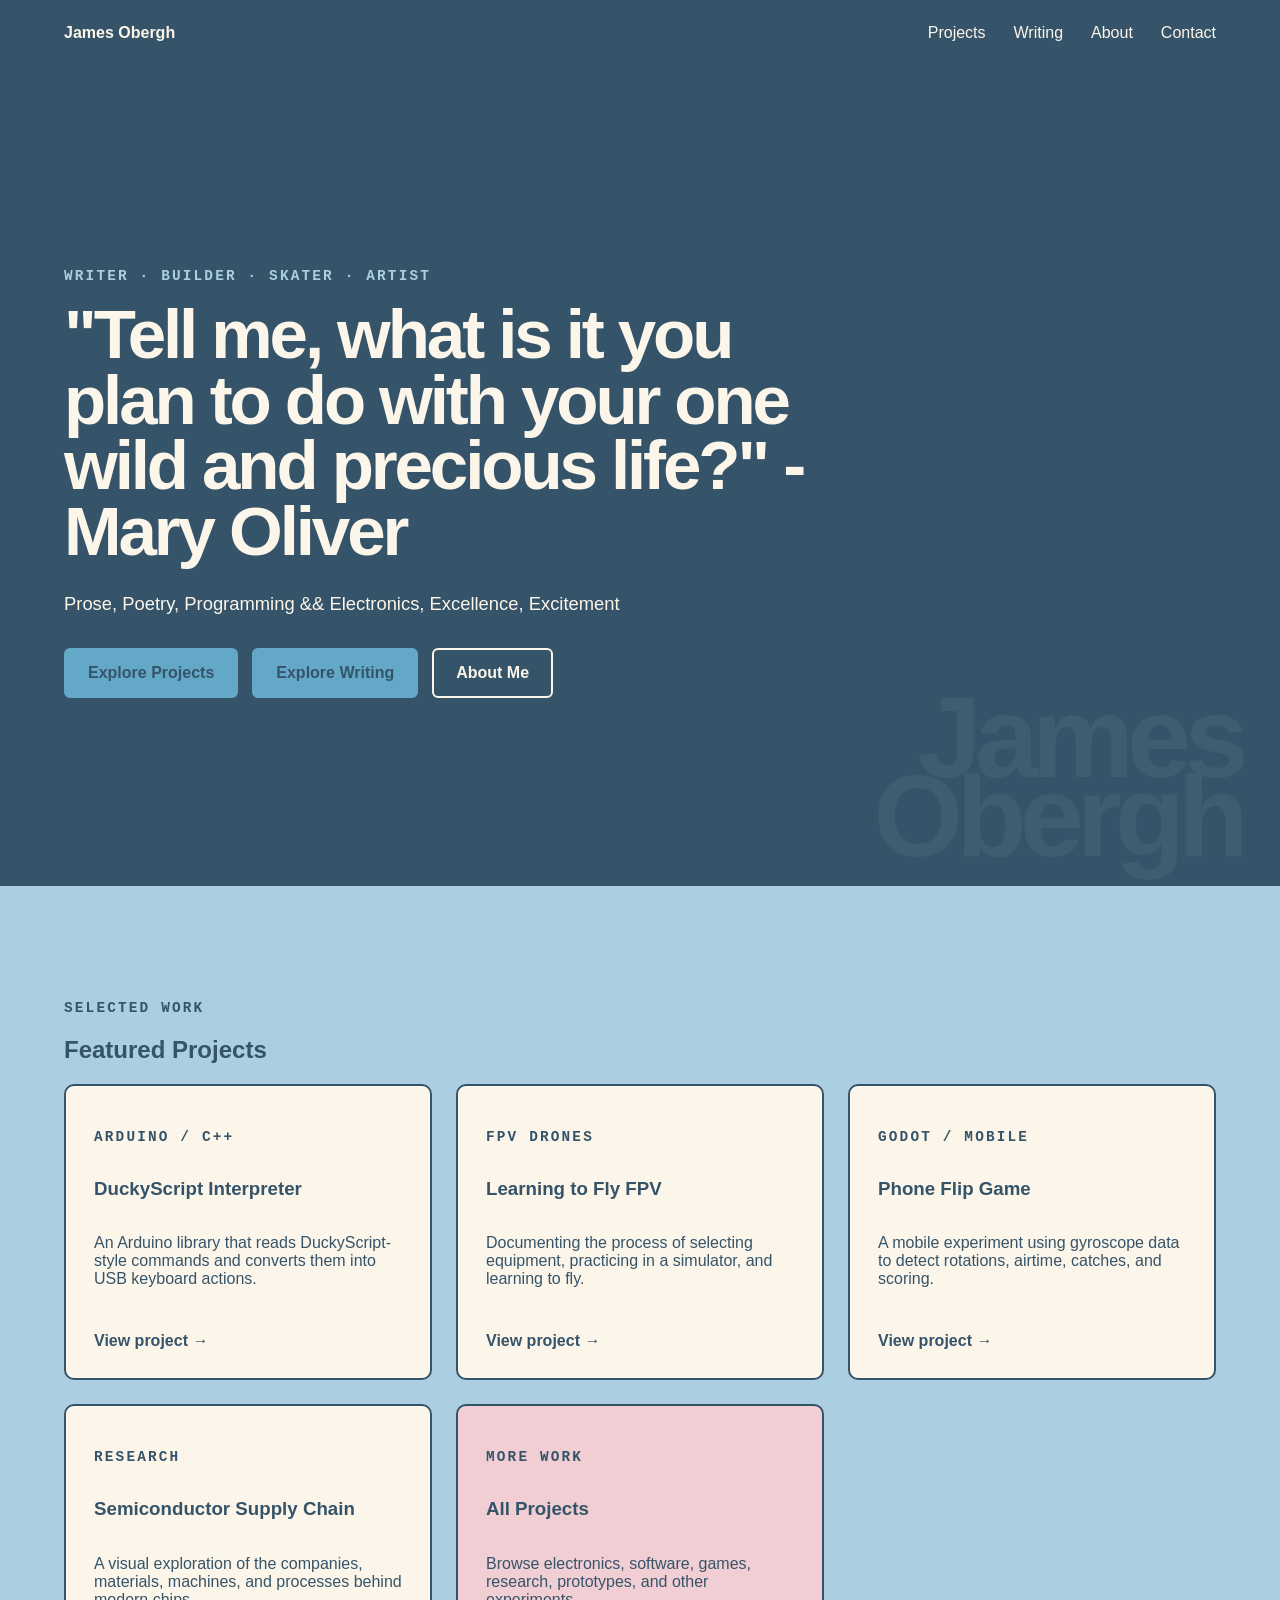
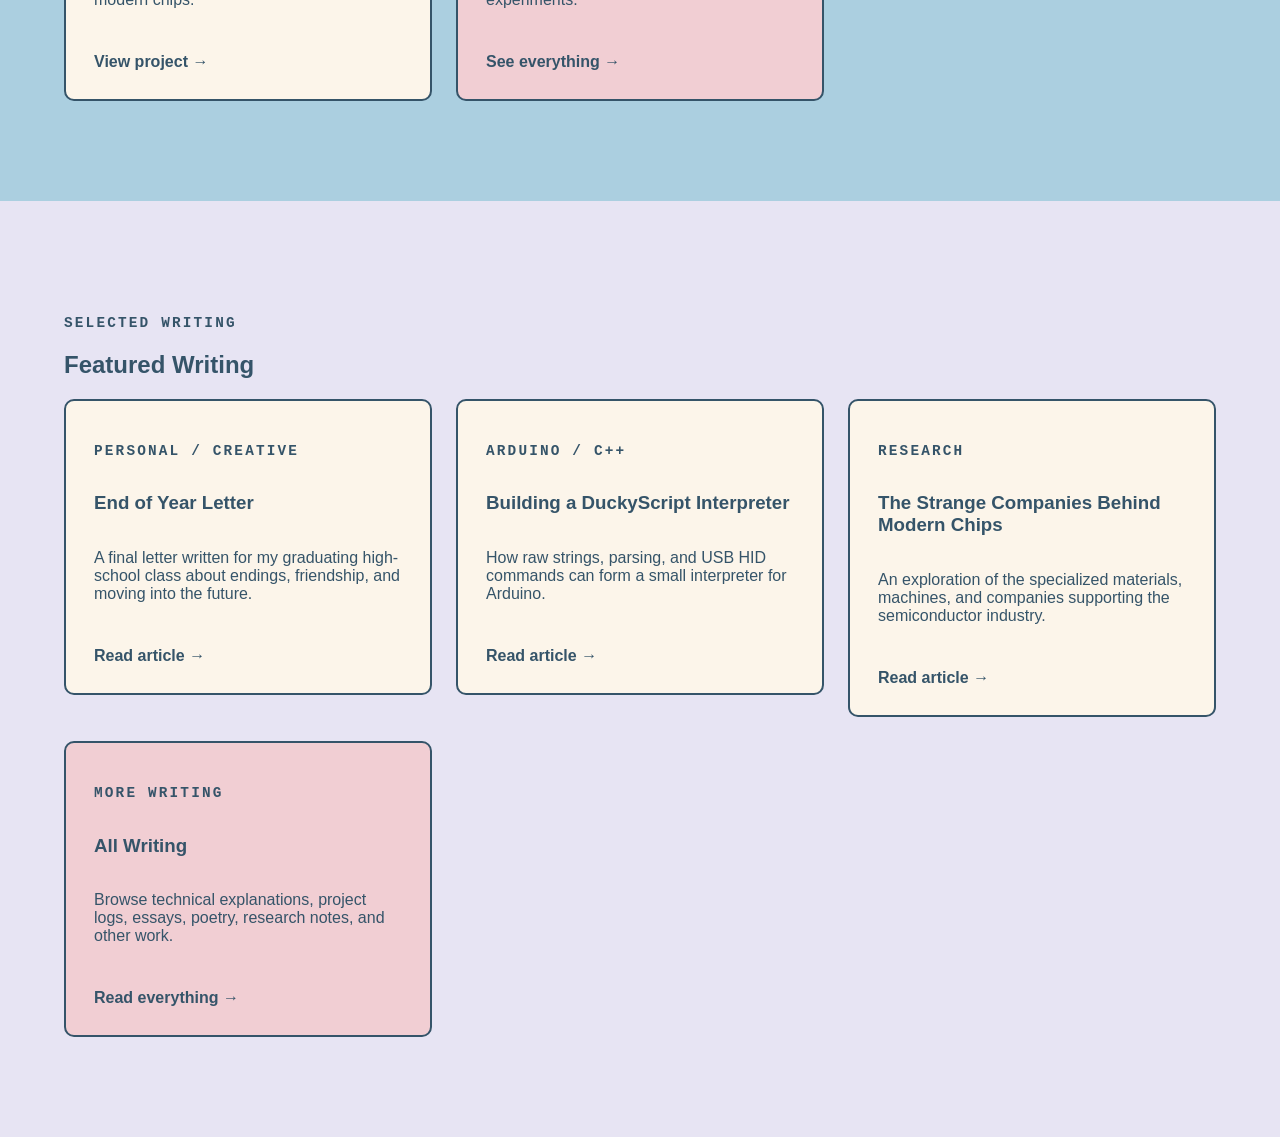
<file: index.html>
<!DOCTYPE html>
<html lang="en">
<head>
    <meta charset="UTF-8">

    <meta
        name="viewport"
        content="width=device-width, initial-scale=1.0"
    >

    <meta
        name="description"
        content="The projects, writing, and experiments of James Obergh."
    >

    <title>James Obergh</title>

    <link rel="stylesheet" href="styles.css">
    <script src="script.js" defer></script>
</head>

<body>
    <header class="site-header">
        <a class="logo" href="#">James Obergh</a>

        <nav>
            <a href="projects.html">Projects</a>
            <a href="writing.html">Writing</a>
            <a href="about.html">About</a>
            <a href="contact.html">Contact</a>
        </nav>
    </header>

    <main>
        <section class="hero">
            <div class="hero-content">
                <p class="eyebrow">
                   Writer · Builder · Skater · Artist
                </p>

                <h1>
                    "Tell me, what is it you plan to do
                    with your one wild and precious life?" - Mary Oliver
                </h1>

                <p class="hero-description">
                    Prose, Poetry, Programming && Electronics, Excellence, Excitement
                </p>

            <div class="buttons">
                <a class="button" href="projects.html">
                    Explore Projects
                </a>
                
                <a class="button" href="writing.html">
                    Explore Writing
                </a>
            
                <a class="button secondary" href="about.html">
                    About Me
                </a>
            </div>

            <div class="floating-name" aria-hidden="true">
                <span class="first-name">James</span>
                <span class="last-name">Obergh</span>
            </div>
        </section>

        <section class="projects" id="projects">
            <div class="projects-inner">
                <p class="eyebrow">Selected work</p>
                <h2>Featured Projects</h2>

                <div class="project-grid">
                
                    <!-- Featured project 1 -->
                    <a
                        class="project-card-link"
                        href="projects/duckyscript-interpreter.html"
                    >
                        <article class="project-card">
                            <p class="eyebrow">Arduino / C++</p>
                
                            <h3>DuckyScript Interpreter</h3>
                
                            <p>
                                An Arduino library that reads DuckyScript-style
                                commands and converts them into USB keyboard actions.
                            </p>
                
                            <span class="project-link-text">
                                View project →
                            </span>
                        </article>
                    </a>
                
                
                    <!-- Featured project 2 -->
                    <a
                        class="project-card-link"
                        href="projects/fpv-learning-journey.html"
                    >
                        <article class="project-card">
                            <p class="eyebrow">FPV Drones</p>
                
                            <h3>Learning to Fly FPV</h3>
                
                            <p>
                                Documenting the process of selecting equipment,
                                practicing in a simulator, and learning to fly.
                            </p>
                
                            <span class="project-link-text">
                                View project →
                            </span>
                        </article>
                    </a>
                
                
                
                    <!-- Featured project 4 -->
                    <a
                        class="project-card-link"
                        href="projects/phone-flip-game.html"
                    >
                        <article class="project-card">
                            <p class="eyebrow">Godot / Mobile</p>
                
                            <h3>Phone Flip Game</h3>
                
                            <p>
                                A mobile experiment using gyroscope data to detect
                                rotations, airtime, catches, and scoring.
                            </p>
                
                            <span class="project-link-text">
                                View project →
                            </span>
                        </article>
                    </a>
                
                
                    <!-- Featured project 5 -->
                    <a
                        class="project-card-link"
                        href="projects/semiconductor-supply-chain.html"
                    >
                        <article class="project-card">
                            <p class="eyebrow">Research</p>
                
                            <h3>Semiconductor Supply Chain</h3>
                
                            <p>
                                A visual exploration of the companies, materials,
                                machines, and processes behind modern chips.
                            </p>
                
                            <span class="project-link-text">
                                View project →
                            </span>
                        </article>
                    </a>
                
                
                    <!-- Link to the full Projects page -->
                    <a class="project-card-link" href="projects.html">
                        <article class="project-card project-card-more">
                            <p class="eyebrow">More Work</p>
                
                            <h3>All Projects</h3>
                
                            <p>
                                Browse electronics, software, games, research,
                                prototypes, and other experiments.
                            </p>
                
                            <span class="project-link-text">
                                See everything →
                            </span>
                        </article>
                    </a>
                
                </div>
            </div>
        </section>
        
        <!-- =====================================================
     FEATURED WRITING
     Uses the same card system as Featured Projects.
     ===================================================== -->

<section class="projects featured-writing" id="featured-writing">
    <div class="projects-inner">

        <p class="eyebrow">Selected writing</p>
        <h2>Featured Writing</h2>

        <div class="project-grid">

            <!-- Featured article 1 -->
            <a
                class="project-card-link"
                href="writing/highschool-grad-letter.html"
            >
                <article class="project-card">
                    <p class="eyebrow">Personal / Creative</p>

                    <h3>End of Year Letter</h3>

                    <p>
                        A final letter written for my graduating
                        high-school class about endings, friendship,
                        and moving into the future.
                    </p>

                    <span class="project-link-text">
                        Read article →
                    </span>
                </article>
            </a>


            <!-- Featured article 2 -->
            <a
                class="project-card-link"
                href="writing/duckyscript-interpreter.html"
            >
                <article class="project-card">
                    <p class="eyebrow">Arduino / C++</p>

                    <h3>Building a DuckyScript Interpreter</h3>

                    <p>
                        How raw strings, parsing, and USB HID commands
                        can form a small interpreter for Arduino.
                    </p>

                    <span class="project-link-text">
                        Read article →
                    </span>
                </article>
            </a>


            <!-- Featured article 3 -->
            <a
                class="project-card-link"
                href="writing/semiconductor-supply-chain.html"
            >
                <article class="project-card">
                    <p class="eyebrow">Research</p>

                    <h3>The Strange Companies Behind Modern Chips</h3>

                    <p>
                        An exploration of the specialized materials,
                        machines, and companies supporting the
                        semiconductor industry.
                    </p>

                    <span class="project-link-text">
                        Read article →
                    </span>
                </article>
            </a>


            <!-- Link to complete Writing page -->
            <a
                class="project-card-link"
                href="writing.html"
            >
                <article class="project-card writing-card-more">
                    <p class="eyebrow">More Writing</p>

                    <h3>All Writing</h3>

                    <p>
                        Browse technical explanations, project logs,
                        essays, poetry, research notes, and other work.
                    </p>

                    <span class="project-link-text">
                        Read everything →
                    </span>
                </article>
            </a>

        </div>
    </div>
</section>
        
    </main>
</body>
</html>
</file>
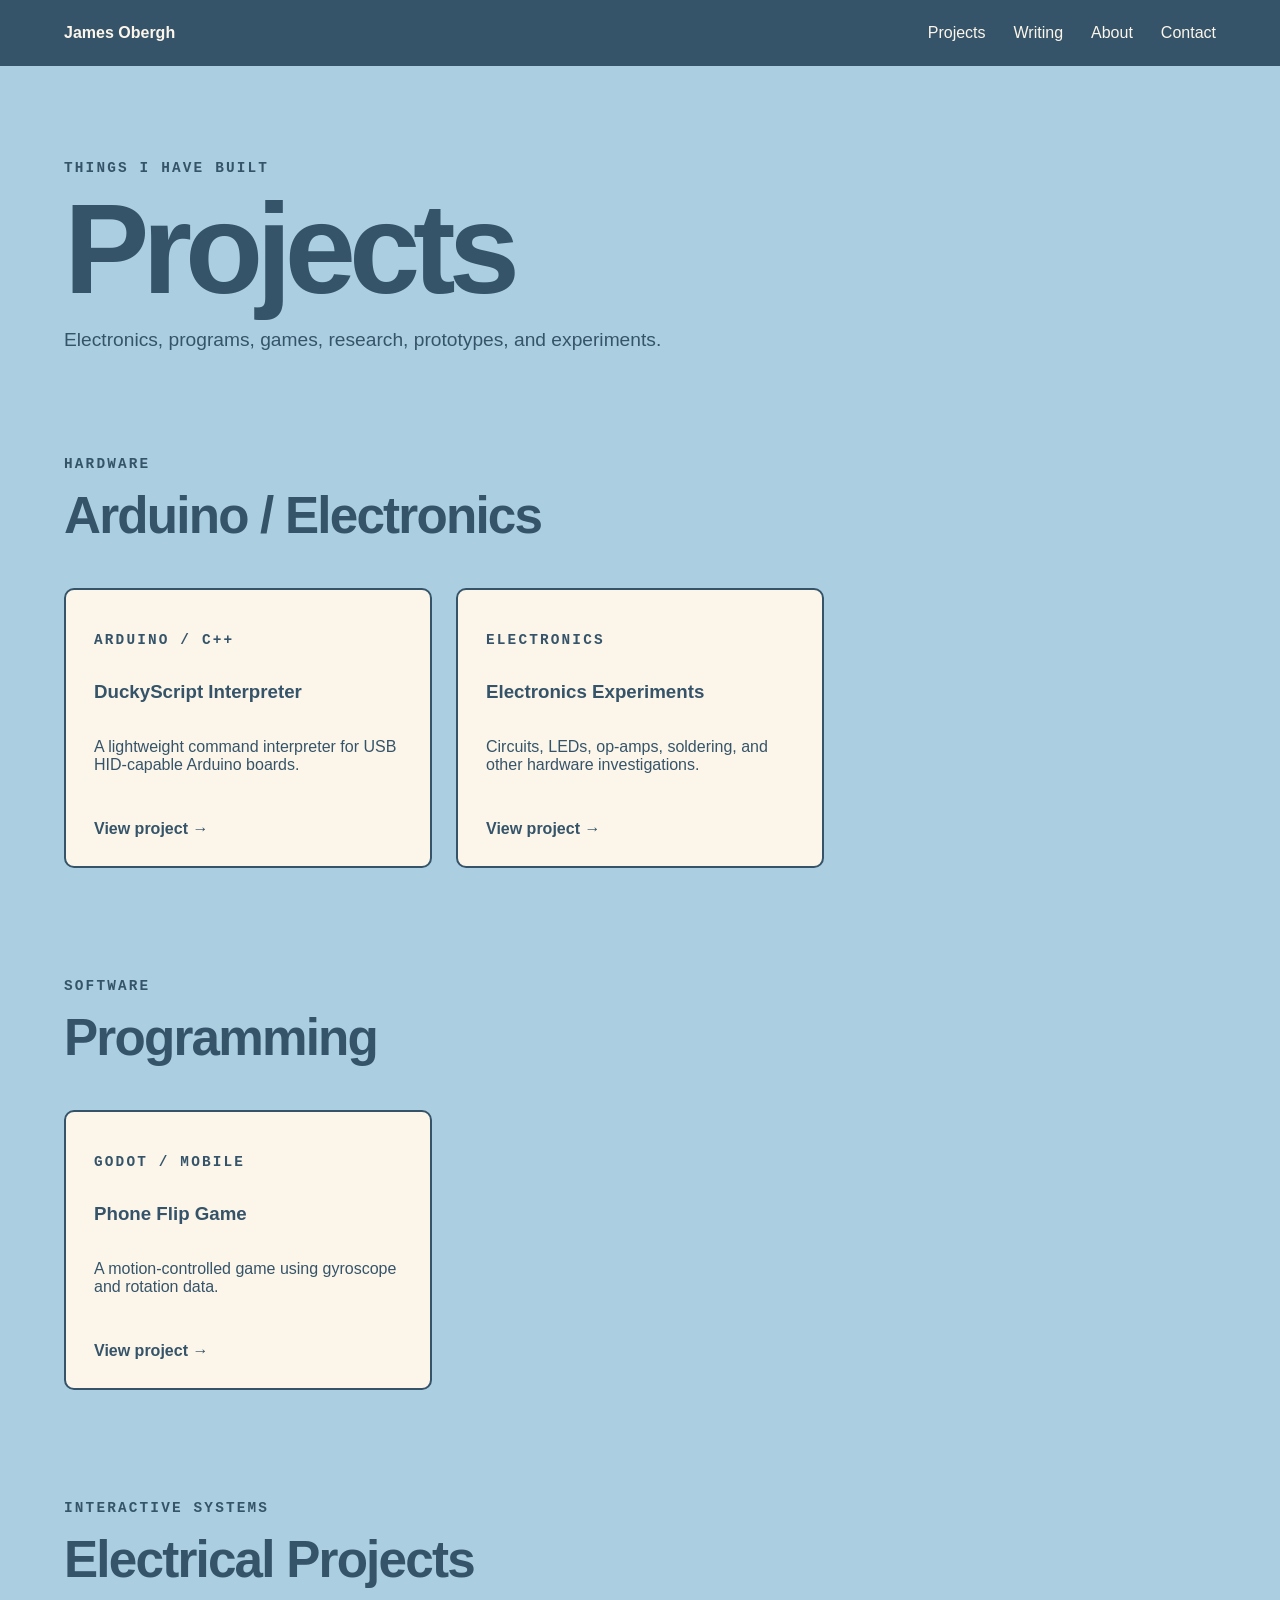
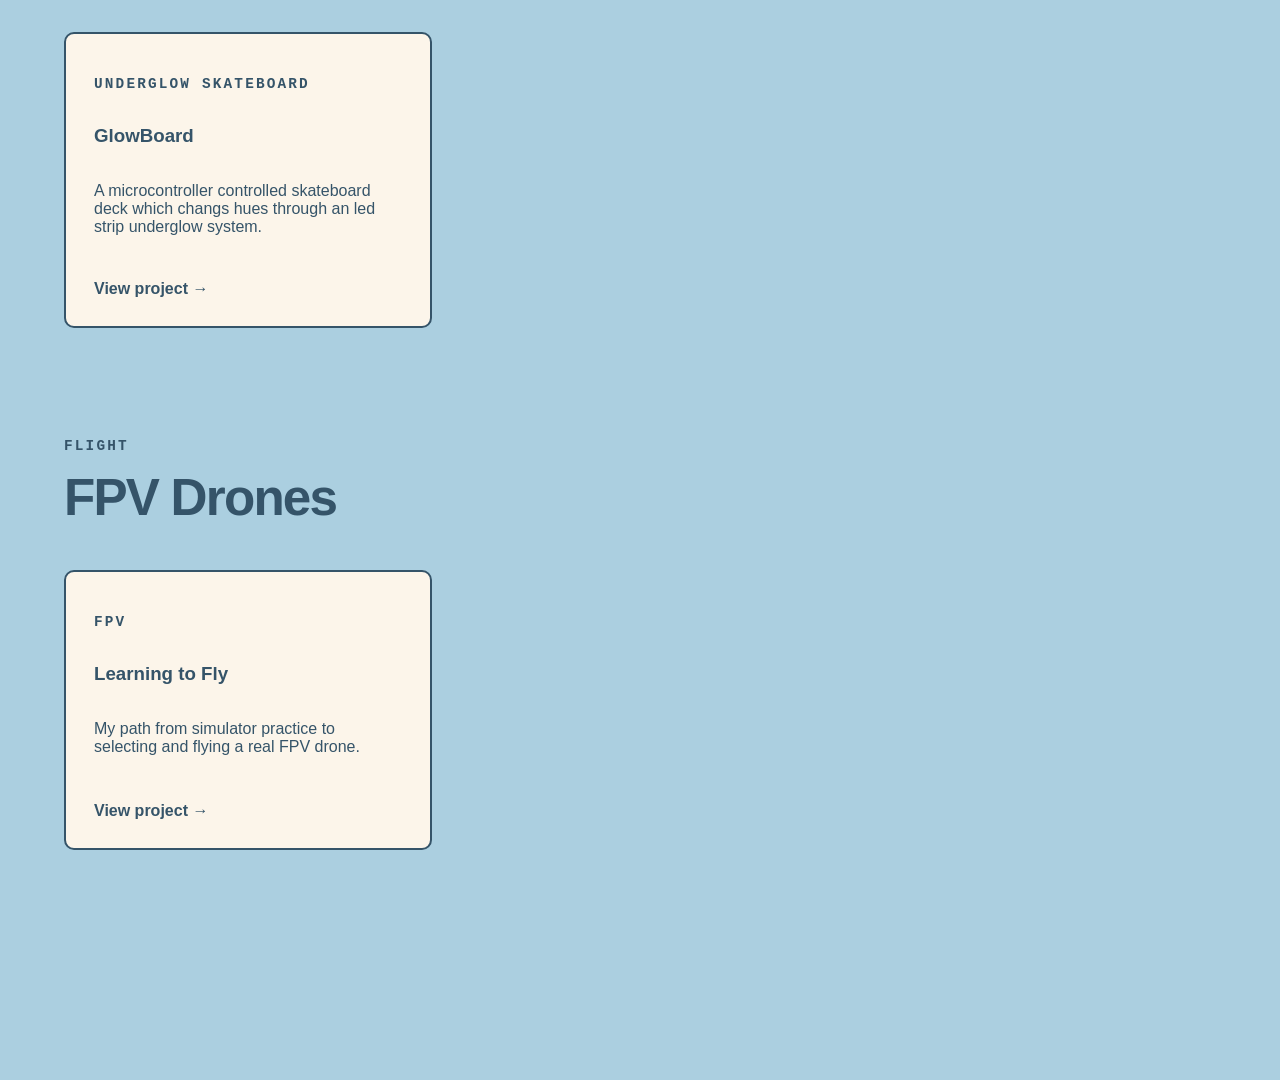
<file: projects.html>
<!DOCTYPE html>
<html lang="en">
<head>
    <meta charset="UTF-8">

    <meta
        name="viewport"
        content="width=device-width, initial-scale=1.0"
    >

    <meta
        name="description"
        content="Projects created by James Obergh."
    >

    <title>Projects | James Obergh</title>

    <link rel="stylesheet" href="styles.css?v=3">
    <script src="script.js?v=3" defer></script>
</head>

<body>

    <!-- Main site navigation -->
    <header class="site-header">
        <a class="logo" href="index.html">
            James Obergh
        </a>

        <nav>
            <a href="projects.html">Projects</a>
            <a href="writing.html">Writing</a>
            <a href="about.html">About</a>
            <a href="contact.html">Contact</a>
        </nav>
    </header>


    <main class="projects-page">

        <!-- Page introduction -->
        <section class="page-heading">
            <p class="eyebrow">Things I have built</p>

            <h1>Projects</h1>

            <p>
                Electronics, programs, games, research,
                prototypes, and experiments.
            </p>
        </section>


        <!-- Arduino and electronics -->
        <section class="project-category">
            <p class="eyebrow">Hardware</p>
            <h2>Arduino / Electronics</h2>

            <div class="project-grid">
                <a
                    class="project-card-link"
                    href="projects/duckyscript-interpreter.html"
                >
                    <article class="project-card">
                        <p class="eyebrow">Arduino / C++</p>
                        <h3>DuckyScript Interpreter</h3>

                        <p>
                            A lightweight command interpreter for
                            USB HID-capable Arduino boards.
                        </p>

                        <span class="project-link-text">
                            View project →
                        </span>
                    </article>
                </a>

                <a
                    class="project-card-link"
                    href="projects/electronics-experiments.html"
                >
                    <article class="project-card">
                        <p class="eyebrow">Electronics</p>
                        <h3>Electronics Experiments</h3>

                        <p>
                            Circuits, LEDs, op-amps, soldering,
                            and other hardware investigations.
                        </p>

                        <span class="project-link-text">
                            View project →
                        </span>
                    </article>
                </a>
            </div>
        </section>


        <!-- Programming projects -->
        <section class="project-category">
            <p class="eyebrow">Software</p>
            <h2>Programming</h2>

            <div class="project-grid">
                <a
                    class="project-card-link"
                    href="projects/phone-flip-game.html"
                >
                    <article class="project-card">
                        <p class="eyebrow">Godot / Mobile</p>
                        <h3>Phone Flip Game</h3>

                        <p>
                            A motion-controlled game using gyroscope
                            and rotation data.
                        </p>

                        <span class="project-link-text">
                            View project →
                        </span>
                    </article>
                </a>
            </div>
        </section>


        <!-- Games -->
        <section class="project-category">
            <p class="eyebrow">Interactive Systems</p>
            <h2>Electrical Projects</h2>

            <div class="project-grid">
                <a
                    class="project-card-link"
                    href="projects/glyphlings.html"
                >
                    <article class="project-card">
                        <p class="eyebrow">Underglow Skateboard</p>
                        <h3>GlowBoard</h3>

                        <p>
                           A microcontroller controlled skateboard deck which
                          changs hues through an led strip underglow system.
                        </p>

                        <span class="project-link-text">
                            View project →
                        </span>
                    </article>
                </a>
            </div>
        </section>


        <!-- FPV -->
        <section class="project-category">
            <p class="eyebrow">Flight</p>
            <h2>FPV Drones</h2>

            <div class="project-grid">
                <a
                    class="project-card-link"
                    href="projects/fpv-learning-journey.html"
                >
                    <article class="project-card">
                        <p class="eyebrow">FPV</p>
                        <h3>Learning to Fly</h3>

                        <p>
                            My path from simulator practice to
                            selecting and flying a real FPV drone.
                        </p>

                        <span class="project-link-text">
                            View project →
                        </span>
                    </article>
                </a>
            </div>
        </section>

    </main>

</body>
</html>
</file>
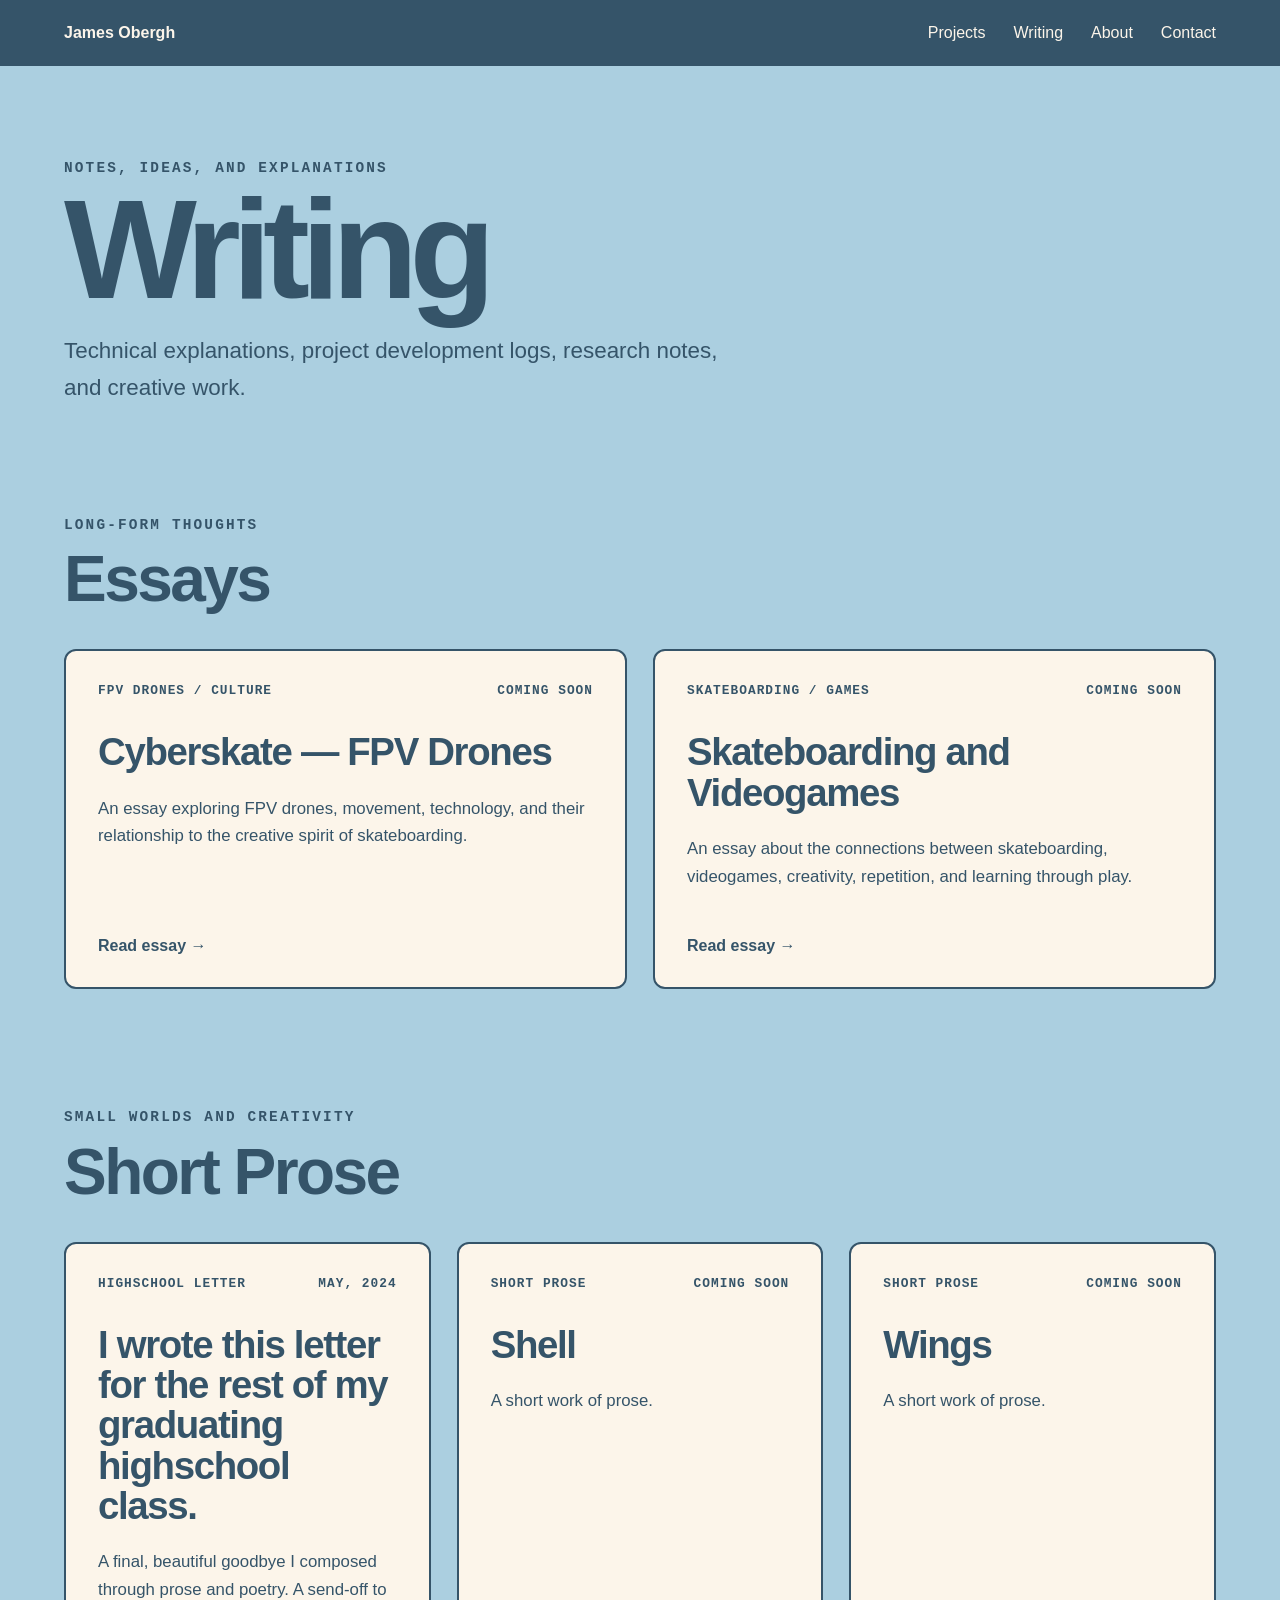
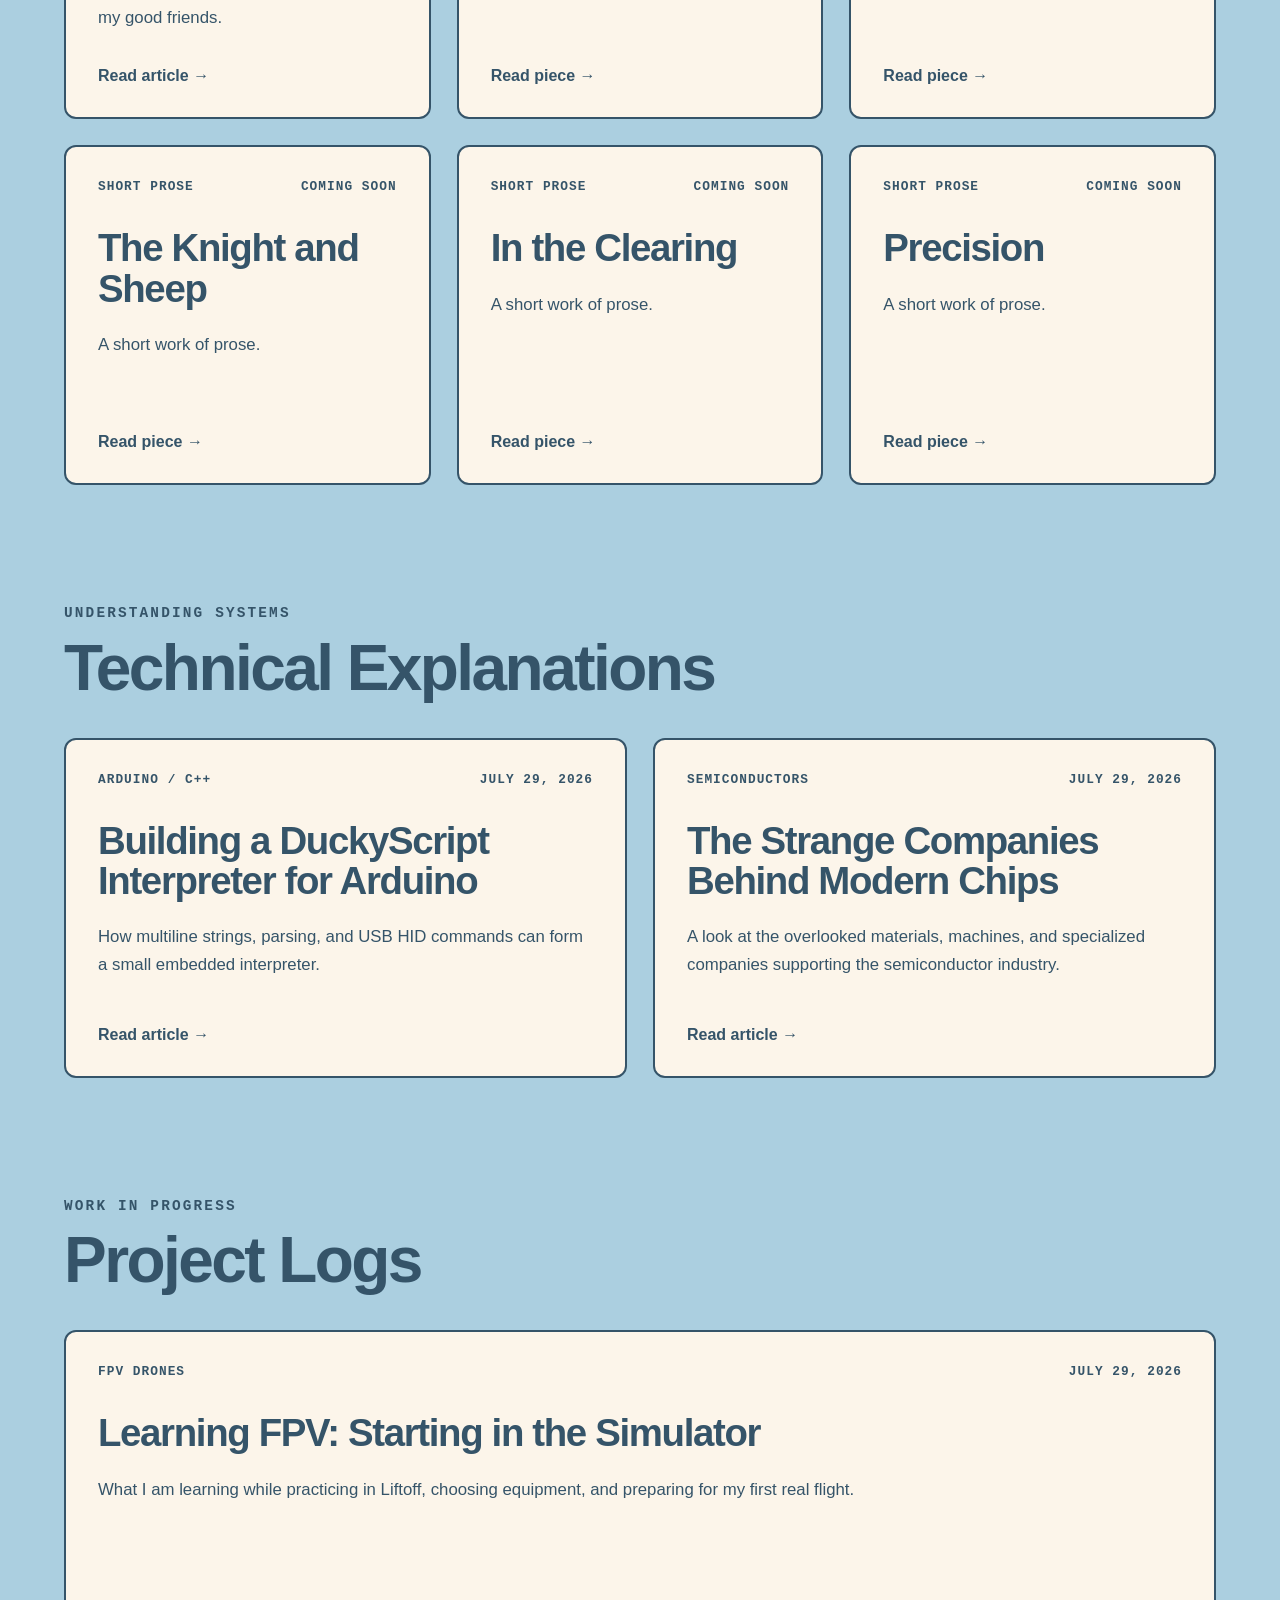
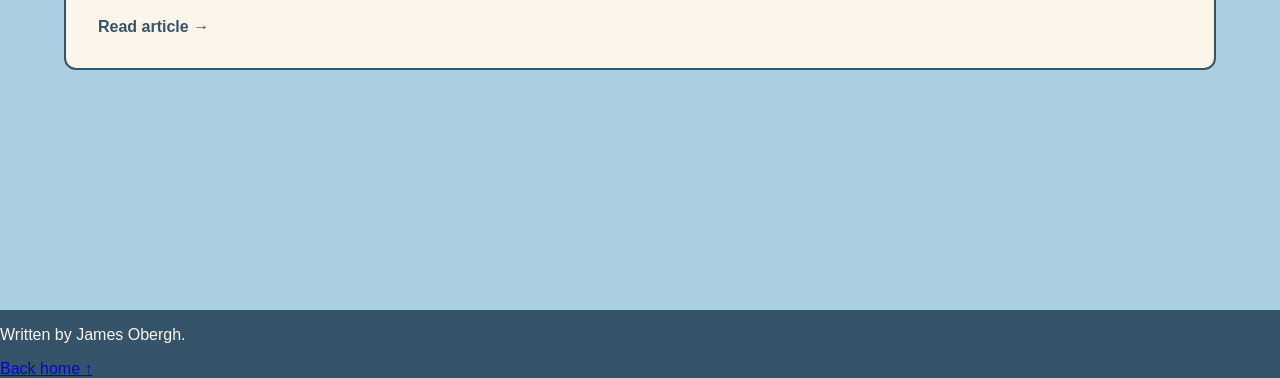
<file: writing.html>
<!DOCTYPE html>
<html lang="en">
<head>
    <meta charset="UTF-8">

    <meta
        name="viewport"
        content="width=device-width, initial-scale=1.0"
    >

    <meta
        name="description"
        content="Technical explanations, project logs, and creative writing by James Obergh."
    >

    <title>Writing | James Obergh</title>

    <!-- Shared site styles -->
    <link rel="stylesheet" href="styles.css?v=8">

    <!-- Shared site interactions -->
    <script src="script.js?v=8" defer></script>
</head>

<body>

    <!-- Main navigation -->
    <header class="site-header">
        <a class="logo" href="index.html">
            James Obergh
        </a>

        <nav>
            <a href="projects.html">Projects</a>
            <a href="writing.html" aria-current="page">Writing</a>
            <a href="about.html">About</a>
            <a href="contact.html">Contact</a>
        </nav>
    </header>


    <!-- Site-wide decorative watermark -->
    <div class="floating-name" aria-hidden="true">
        <span class="first-name">James</span>
        <span class="last-name">Obergh</span>
    </div>


    <main class="writing-page">

        <!-- Page introduction -->
        <header class="writing-heading">
            <p class="eyebrow">Notes, ideas, and explanations</p>

            <h1>Writing</h1>

            <p class="writing-introduction">
                Technical explanations, project development logs,
                research notes, and creative work.
            </p>
        </header>
<!-- =====================================================
     ESSAYS
     ===================================================== -->

<section class="writing-category">
    <p class="eyebrow">Long-form thoughts</p>
    <h2>Essays</h2>

    <div class="writing-grid">

        <!-- Cyberskate -->
        <a
            class="writing-card"
            href="writing/cyberskate-fpv-drones.html"
        >
            <article>
                <div class="writing-card-meta">
                    <span>FPV Drones / Culture</span>

                    <time datetime="2026-07-29">
                        Coming soon
                    </time>
                </div>

                <h3>
                    Cyberskate — FPV Drones
                </h3>

                <p>
                    An essay exploring FPV drones, movement,
                    technology, and their relationship to the
                    creative spirit of skateboarding.
                </p>

                <span class="writing-card-action">
                    Read essay →
                </span>
            </article>
        </a>


        <!-- Skateboarding and Videogames -->
        <a
            class="writing-card"
            href="writing/skateboarding-and-videogames.html"
        >
            <article>
                <div class="writing-card-meta">
                    <span>Skateboarding / Games</span>

                    <time datetime="2026-07-29">
                        Coming soon
                    </time>
                </div>

                <h3>
                    Skateboarding and Videogames
                </h3>

                <p>
                    An essay about the connections between
                    skateboarding, videogames, creativity,
                    repetition, and learning through play.
                </p>

                <span class="writing-card-action">
                    Read essay →
                </span>
            </article>
        </a>

    </div>
</section>
        
<!-- =====================================================
     SHORT PROSE
     ===================================================== -->

<section class="writing-category">
    <p class="eyebrow">Small worlds and creativity</p>
    <h2>Short Prose</h2>

          <div class="writing-grid">

                <a
                    class="writing-card"
                    href="writing/highschool-grad-letter.html"
                >
                    <article>
                        <div class="writing-card-meta">
                            <span>Highschool Letter</span>
                            <time datetime="2024-05-20">
                                May, 2024
                            </time>
                        </div>

                        <h3>
                            I wrote this letter for the rest of my graduating highschool class.
                        </h3>

                        <p>
                            A final, beautiful goodbye I composed through prose and poetry. A send-off to my good friends. 
                        </p>

                        <span class="writing-card-action">
                            Read article →
                        </span>
                    </article>
                </a>
        
        <!-- Shell -->
        <a class="writing-card" href="writing/shell.html">
            <article>
                <div class="writing-card-meta">
                    <span>Short Prose</span>
                    <span>Coming soon</span>
                </div>

                <h3>Shell</h3>

                <p>
                    A short work of prose.
                </p>

                <span class="writing-card-action">
                    Read piece →
                </span>
            </article>
        </a>


        <!-- Wings -->
        <a class="writing-card" href="writing/wings.html">
            <article>
                <div class="writing-card-meta">
                    <span>Short Prose</span>
                    <span>Coming soon</span>
                </div>

                <h3>Wings</h3>

                <p>
                    A short work of prose.
                </p>

                <span class="writing-card-action">
                    Read piece →
                </span>
            </article>
        </a>


        <!-- The Knight and Sheep -->
        <a
            class="writing-card"
            href="writing/the-knight-and-sheep.html"
        >
            <article>
                <div class="writing-card-meta">
                    <span>Short Prose</span>
                    <span>Coming soon</span>
                </div>

                <h3>The Knight and Sheep</h3>

                <p>
                    A short work of prose.
                </p>

                <span class="writing-card-action">
                    Read piece →
                </span>
            </article>
        </a>


        <!-- In the Clearing -->
        <a
            class="writing-card"
            href="writing/in-the-clearing.html"
        >
            <article>
                <div class="writing-card-meta">
                    <span>Short Prose</span>
                    <span>Coming soon</span>
                </div>

                <h3>In the Clearing</h3>

                <p>
                    A short work of prose.
                </p>

                <span class="writing-card-action">
                    Read piece →
                </span>
            </article>
        </a>


        <!-- Precision -->
        <a
            class="writing-card"
            href="writing/precision.html"
        >
            <article>
                <div class="writing-card-meta">
                    <span>Short Prose</span>
                    <span>Coming soon</span>
                </div>

                <h3>Precision</h3>

                <p>
                    A short work of prose.
                </p>

                <span class="writing-card-action">
                    Read piece →
                </span>
            </article>
        </a>

    </div>
</section>
        <!-- =====================================================
             TECHNICAL EXPLANATIONS
             ===================================================== -->

        <section class="writing-category">
            <p class="eyebrow">Understanding systems</p>
            <h2>Technical Explanations</h2>

            <div class="writing-grid">

                <!-- Article card -->
                <a
                    class="writing-card"
                    href="writing/duckyscript-interpreter.html"
                >
                    <article>
                        <div class="writing-card-meta">
                            <span>Arduino / C++</span>
                            <time datetime="2026-07-29">
                                July 29, 2026
                            </time>
                        </div>

                        <h3>
                            Building a DuckyScript Interpreter
                            for Arduino
                        </h3>

                        <p>
                            How multiline strings, parsing, and USB HID
                            commands can form a small embedded interpreter.
                        </p>

                        <span class="writing-card-action">
                            Read article →
                        </span>
                    </article>
                </a>


                <!-- Duplicate this block to add another article -->
                <a
                    class="writing-card"
                    href="writing/semiconductor-supply-chain.html"
                >
                    <article>
                        <div class="writing-card-meta">
                            <span>Semiconductors</span>
                            <time datetime="2026-07-29">
                                July 29, 2026
                            </time>
                        </div>

                        <h3>
                            The Strange Companies Behind Modern Chips
                        </h3>

                        <p>
                            A look at the overlooked materials, machines,
                            and specialized companies supporting the
                            semiconductor industry.
                        </p>

                        <span class="writing-card-action">
                            Read article →
                        </span>
                    </article>
                </a>

            </div>
        </section>


        <!-- =====================================================
             PROJECT LOGS
             ===================================================== -->

        <section class="writing-category">
            <p class="eyebrow">Work in progress</p>
            <h2>Project Logs</h2>

            <div class="writing-grid">

                <a
                    class="writing-card"
                    href="writing/template.html"
                >
                    <article>
                        <div class="writing-card-meta">
                            <span>FPV Drones</span>
                            <time datetime="2026-07-29">
                                July 29, 2026
                            </time>
                        </div>

                        <h3>
                            Learning FPV: Starting in the Simulator
                        </h3>

                        <p>
                            What I am learning while practicing in Liftoff,
                            choosing equipment, and preparing for my first
                            real flight.
                        </p>

                        <span class="writing-card-action">
                            Read article →
                        </span>
                    </article>
                </a>

            </div>
        </section>


    </main>


    <footer class="site-footer">
        <p>Written by James Obergh.</p>

        <a href="index.html">
            Back home ↑
        </a>
    </footer>

</body>
</html>
</file>
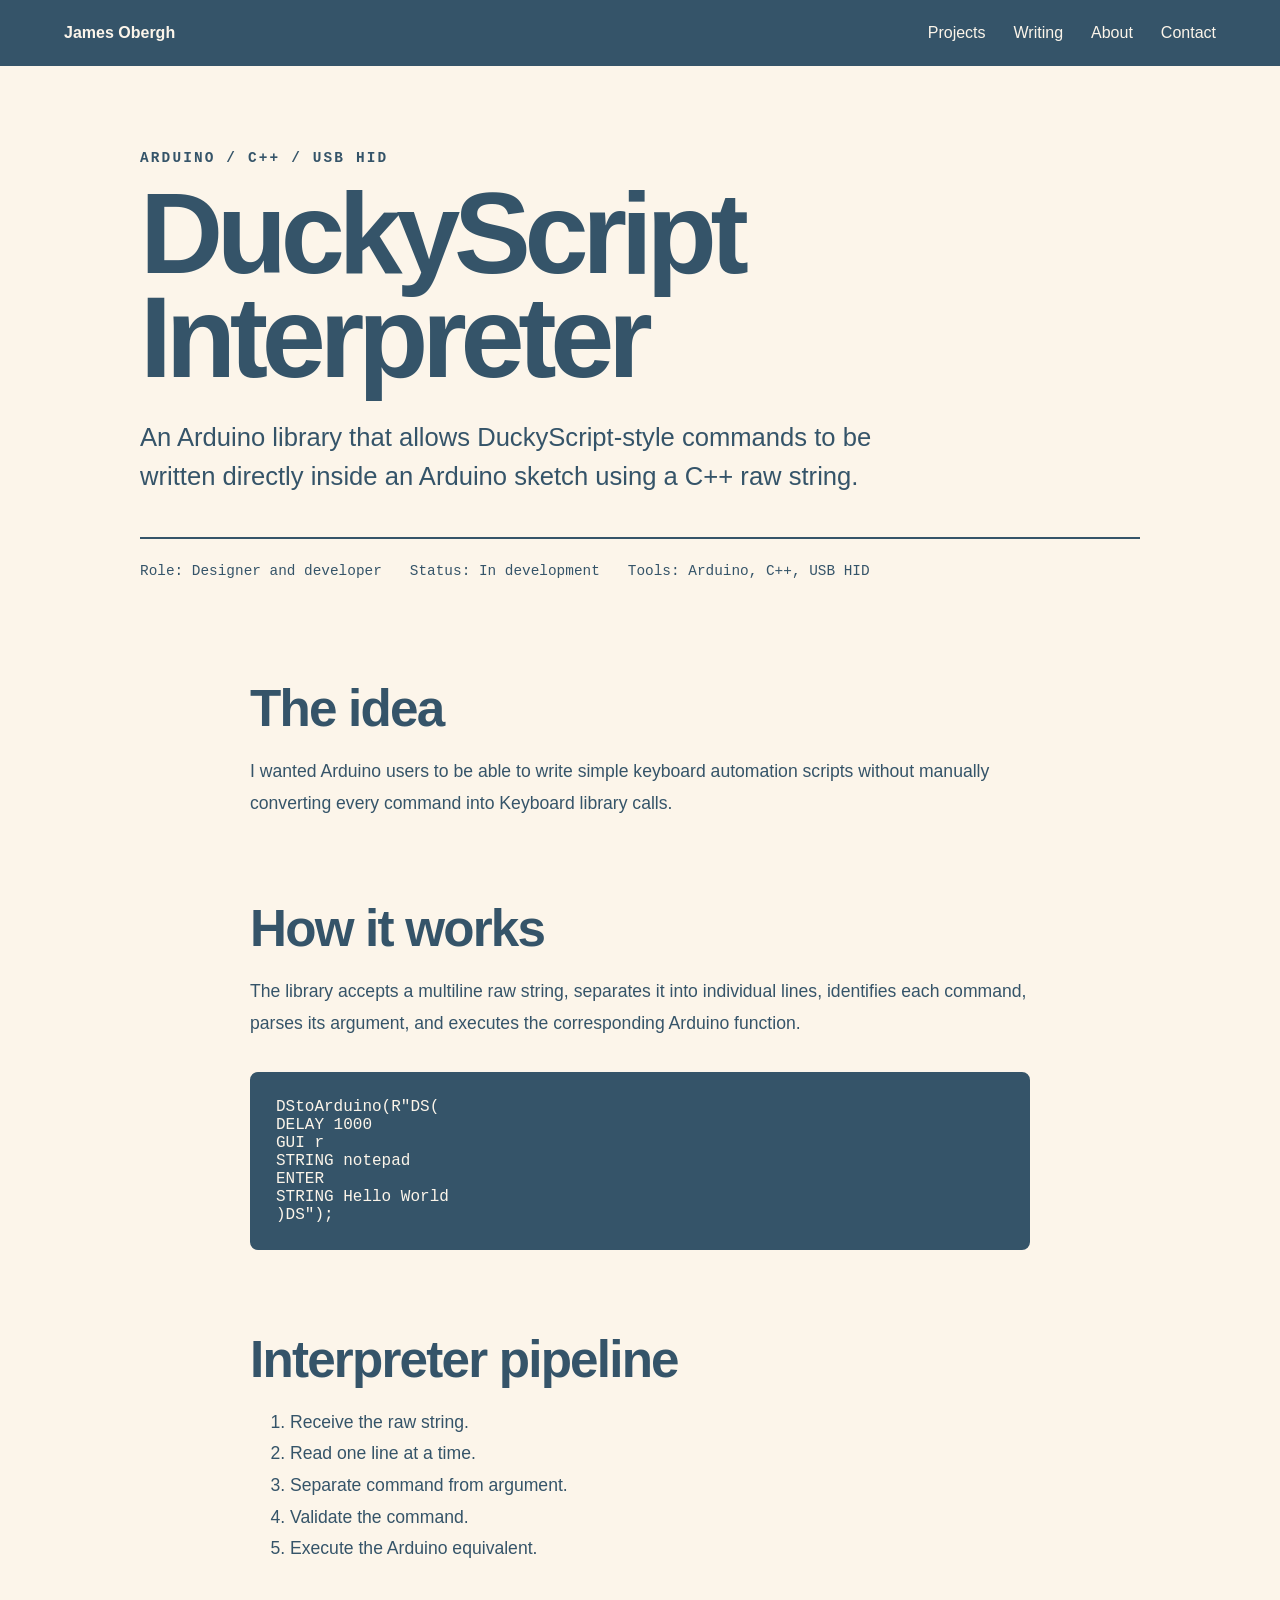
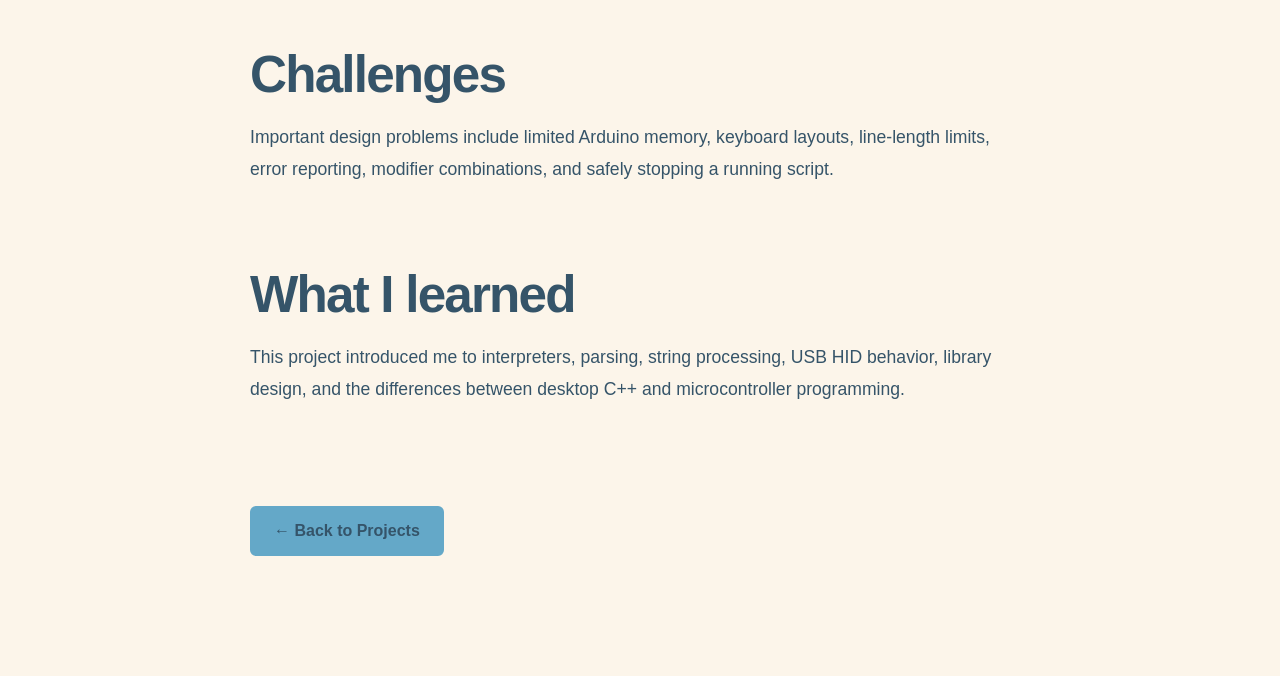
<file: projects/duckyscript-interpreter.html>
<!DOCTYPE html>
<html lang="en">
<head>
    <meta charset="UTF-8">

    <meta
        name="viewport"
        content="width=device-width, initial-scale=1.0"
    >

    <meta
        name="description"
        content="An Arduino DuckyScript interpreter project by James Obergh."
    >

    <title>DuckyScript Interpreter | James Obergh</title>

    <!-- ../ moves upward from the projects folder -->
    <link rel="stylesheet" href="../styles.css?v=3">
    <script src="../script.js?v=3" defer></script>
</head>

<body>

    <header class="site-header">
        <a class="logo" href="../index.html">
            James Obergh
        </a>

        <nav>
            <a href="../projects.html">Projects</a>
            <a href="../writing.html">Writing</a>
            <a href="../about.html">About</a>
            <a href="../contact.html">Contact</a>
        </nav>
    </header>


    <main class="project-page">

        <!-- Project introduction -->
        <header class="project-hero">
            <p class="eyebrow">Arduino / C++ / USB HID</p>

            <h1>DuckyScript Interpreter</h1>

            <p class="project-summary">
                An Arduino library that allows DuckyScript-style
                commands to be written directly inside an Arduino
                sketch using a C++ raw string.
            </p>

            <div class="project-meta">
                <span>Role: Designer and developer</span>
                <span>Status: In development</span>
                <span>Tools: Arduino, C++, USB HID</span>
            </div>
        </header>


        <!-- Main project explanation -->
        <article class="project-body">

            <section>
                <h2>The idea</h2>

                <p>
                    I wanted Arduino users to be able to write simple
                    keyboard automation scripts without manually
                    converting every command into Keyboard library calls.
                </p>
            </section>


            <section>
                <h2>How it works</h2>

                <p>
                    The library accepts a multiline raw string,
                    separates it into individual lines, identifies each
                    command, parses its argument, and executes the
                    corresponding Arduino function.
                </p>

                <pre><code>DStoArduino(R"DS(
DELAY 1000
GUI r
STRING notepad
ENTER
STRING Hello World
)DS");</code></pre>
            </section>


            <section>
                <h2>Interpreter pipeline</h2>

                <ol>
                    <li>Receive the raw string.</li>
                    <li>Read one line at a time.</li>
                    <li>Separate command from argument.</li>
                    <li>Validate the command.</li>
                    <li>Execute the Arduino equivalent.</li>
                </ol>
            </section>


            <section>
                <h2>Challenges</h2>

                <p>
                    Important design problems include limited Arduino
                    memory, keyboard layouts, line-length limits,
                    error reporting, modifier combinations, and safely
                    stopping a running script.
                </p>
            </section>


            <section>
                <h2>What I learned</h2>

                <p>
                    This project introduced me to interpreters, parsing,
                    string processing, USB HID behavior, library design,
                    and the differences between desktop C++ and
                    microcontroller programming.
                </p>
            </section>

        </article>


        <!-- Return link -->
        <footer class="project-footer">
            <a class="button" href="../projects.html">
                ← Back to Projects
            </a>
        </footer>

    </main>

</body>
</html>
</file>
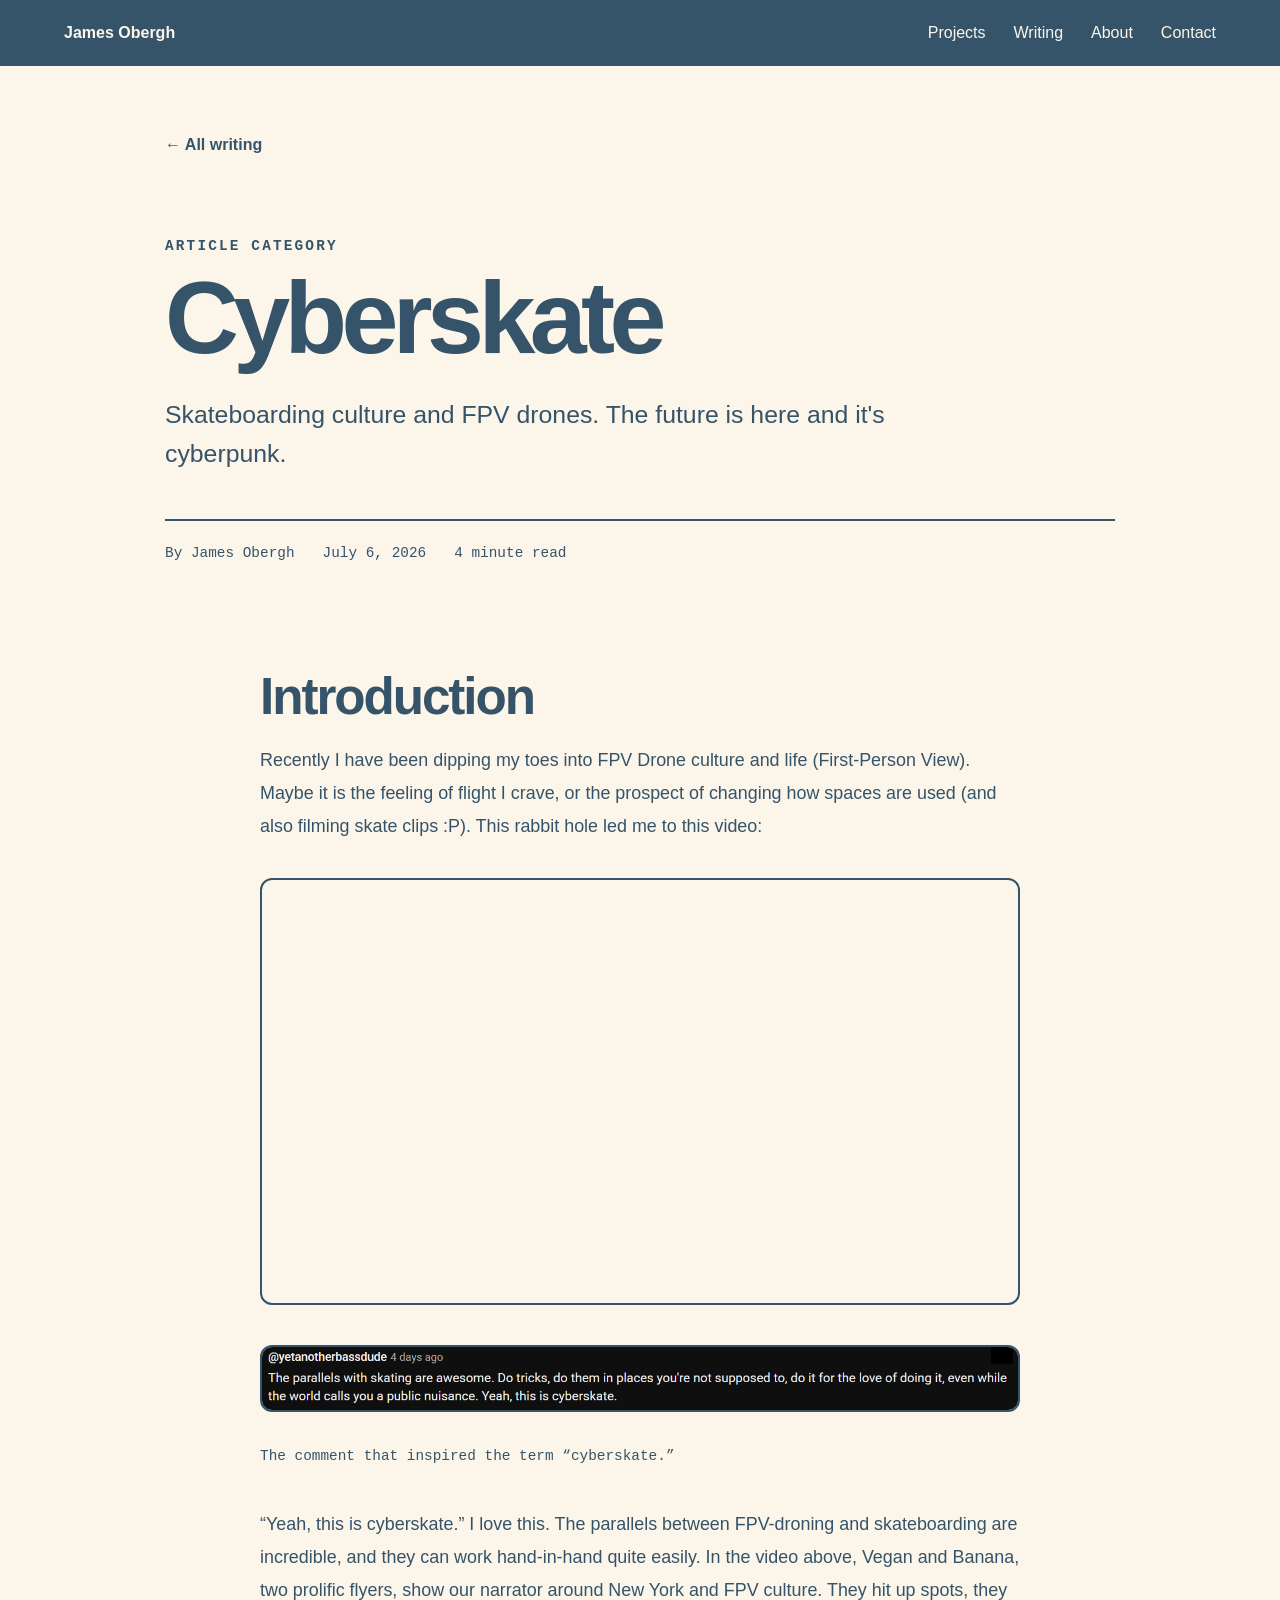
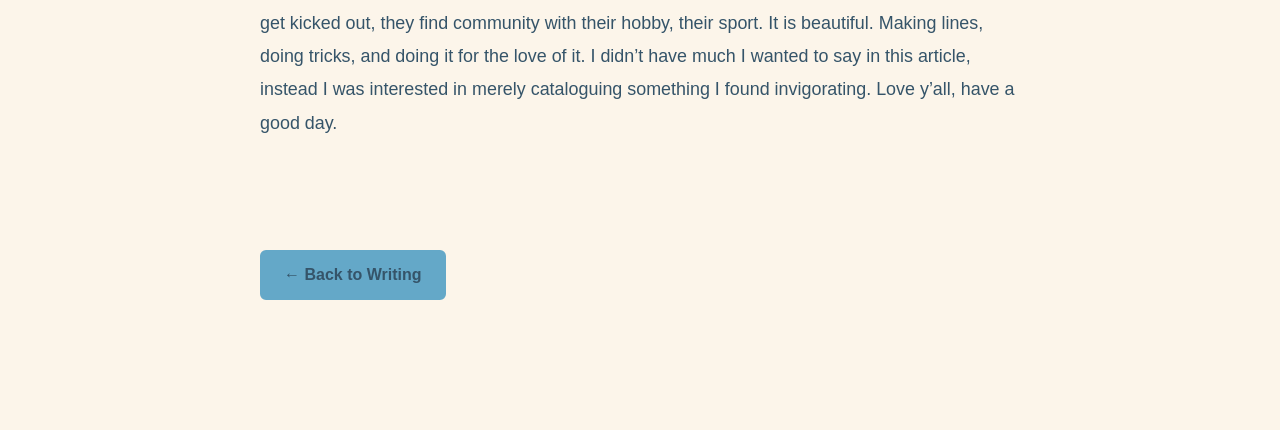
<file: writing/cyberskate-fpv-drones.html>
<!DOCTYPE html>
<html lang="en">
<head>
    <meta charset="UTF-8">

    <meta
        name="viewport"
        content="width=device-width, initial-scale=1.0"
    >

    <!-- Replace this description for each article -->
    <meta
        name="Cyberskate - FPV Drones and Skateboarding"
        content="The cultural intersection between FPV drones and skateboarding"
    >

    <!-- Replace the article title -->
    <title>Cyberskate | James Obergh</title>

    <!-- ../ moves out of the writing folder -->
    <link rel="stylesheet" href="../styles.css?v=8">
    <script src="../script.js?v=8" defer></script>
</head>

<body>

    <!-- Shared site navigation -->
    <header class="site-header">
        <a class="logo" href="../index.html">
            James Obergh
        </a>

        <nav>
            <a href="../projects.html">Projects</a>
            <a href="../writing.html">Writing</a>
            <a href="../about.html">About</a>
            <a href="../contact.html">Contact</a>
        </nav>
    </header>


    <!-- Site-wide watermark -->
    <div class="floating-name" aria-hidden="true">
        <span class="first-name">James</span>
        <span class="last-name">Obergh</span>
    </div>


    <main class="article-page">

        <!-- =====================================================
             ARTICLE HEADER
             Replace the category, title, description, and date.
             ===================================================== -->

        <header class="article-header">
            <a class="article-back-link" href="../writing.html">
                ← All writing
            </a>

            <p class="eyebrow">
                Article category
            </p>

            <h1>
                Cyberskate
            </h1>

            <p class="article-subtitle">
                Skateboarding culture and FPV drones. The future is here and it's cyberpunk.
            </p>

            <div class="article-details">
                <span>By James Obergh</span>

                <time datetime="2026-07-29">
                    July 6, 2026
                </time>

                <span>4 minute read</span>
            </div>
        </header>


        <!-- =====================================================
             ARTICLE BODY
             Duplicate sections as needed.
             ===================================================== -->

        <article class="article-body">

            <section>
                <h2>Introduction</h2>

                <p>
                    Recently I have been dipping my toes into FPV Drone culture and life (First-Person View). 
                  Maybe it is the feeling of flight I crave, or the prospect of changing how spaces are used (and also filming skate clips :P). This rabbit hole led me to this video:

                </p>
<div class="video-embed">
<iframe width="560"
  height="315" 
  src="https://www.youtube-nocookie.com/embed/i3-TcMol9G4?si=OcwQ9XRDOdGCXuRI"
  title="YouTube video player"
  frameborder="0"
  allow="accelerometer; autoplay; clipboard-write; encrypted-media; gyroscope; picture-in-picture; web-share"
  referrerpolicy="strict-origin-when-cross-origin" 
  allowfullscreen></iframe>
</div>
 
<figure class="article-image">
    <img
        src="../assets/images/cyberskate-comment.png"
        alt="A YouTube comment comparing FPV drone flying to skateboarding"
    >
    <figcaption>
        The comment that inspired the term “cyberskate.”
    </figcaption>
</figure>
                <p>
                     “Yeah, this is cyberskate.” I love this. The parallels between FPV-droning and skateboarding are incredible,
                  and they can work hand-in-hand quite easily. In the video above, Vegan and Banana, two prolific flyers, show our narrator
                  around New York and FPV culture. They hit up spots, they get kicked out, they find community with their hobby, their sport. It is beautiful. Making lines, doing tricks, and doing it for the love of it.  
                  I didn’t have much I wanted to say in this article, instead I was interested in merely cataloguing something I found invigorating. Love y’all, have a good day.
                </p>
            </section>

        

        </article>


        <!-- Article navigation -->
        <footer class="article-footer">
            <a class="button" href="../writing.html">
                ← Back to Writing
            </a>
        </footer>

    </main>

</body>
</html>
</file>
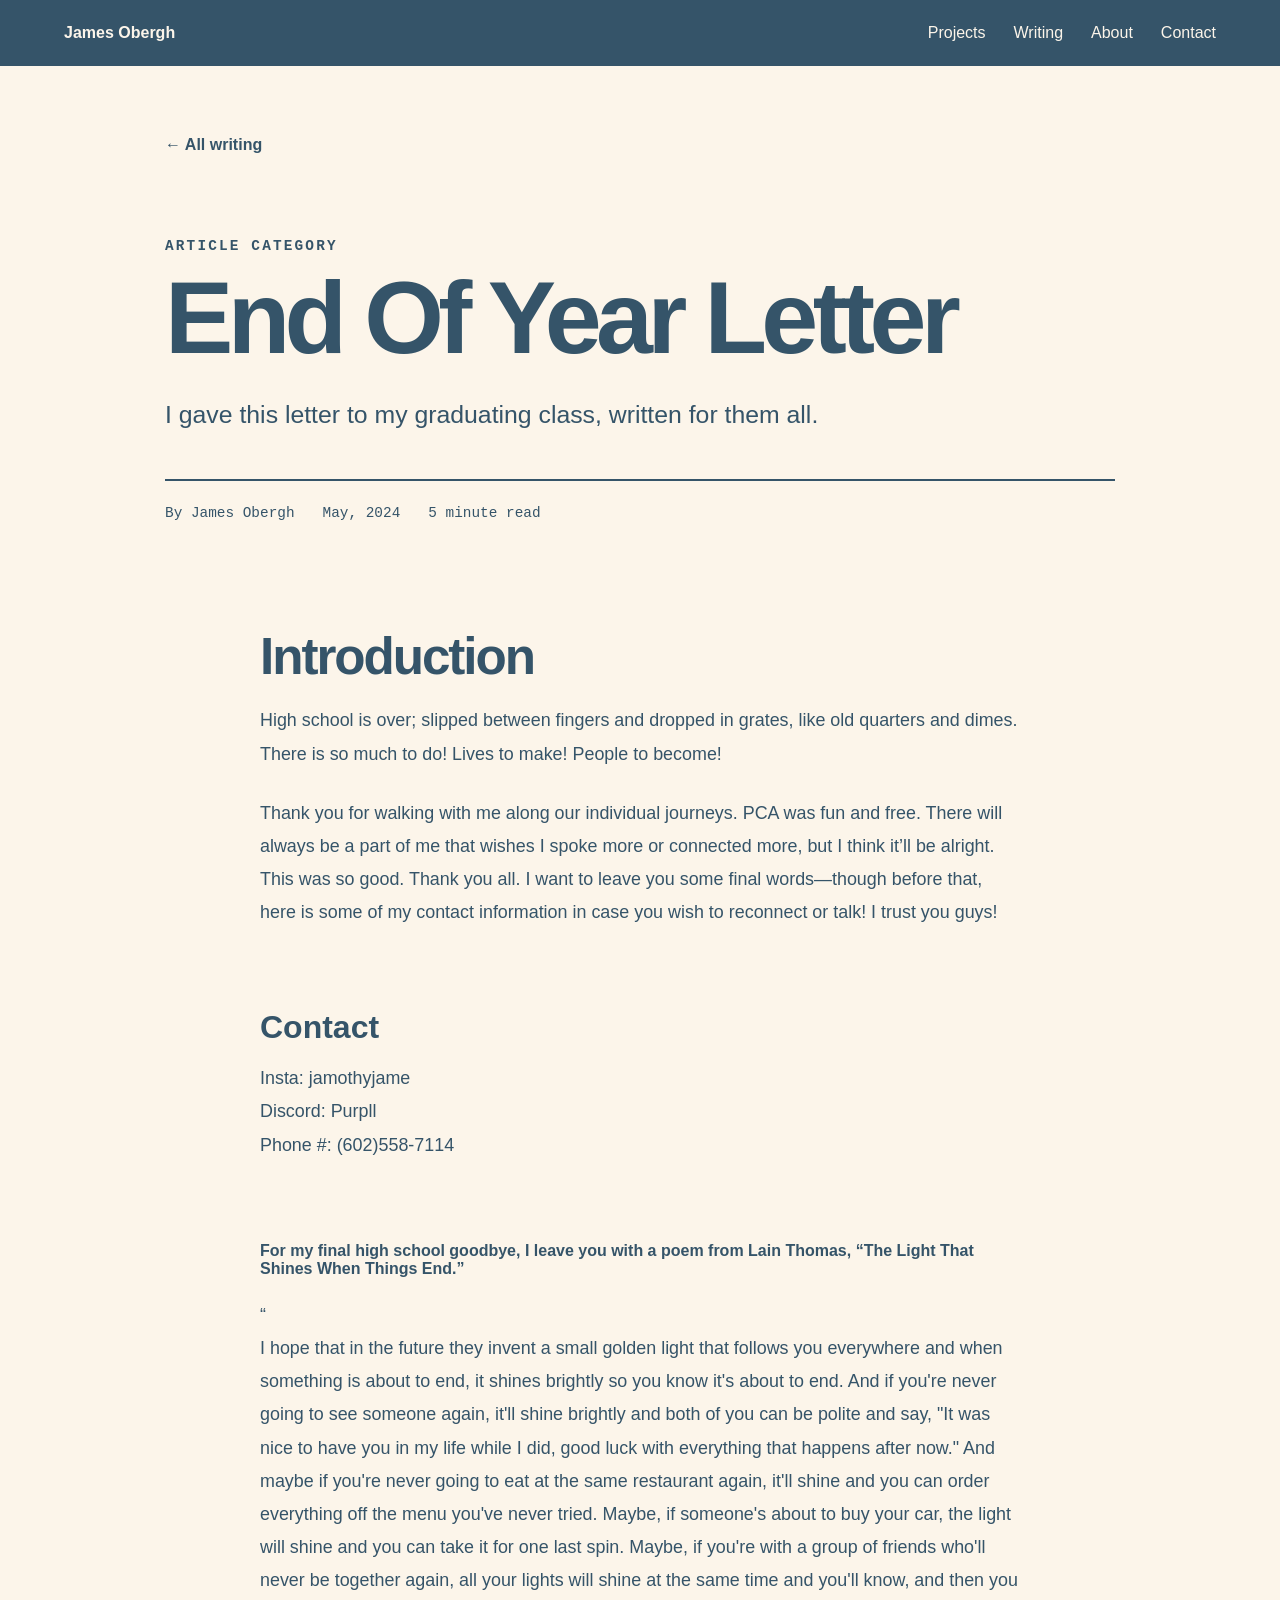
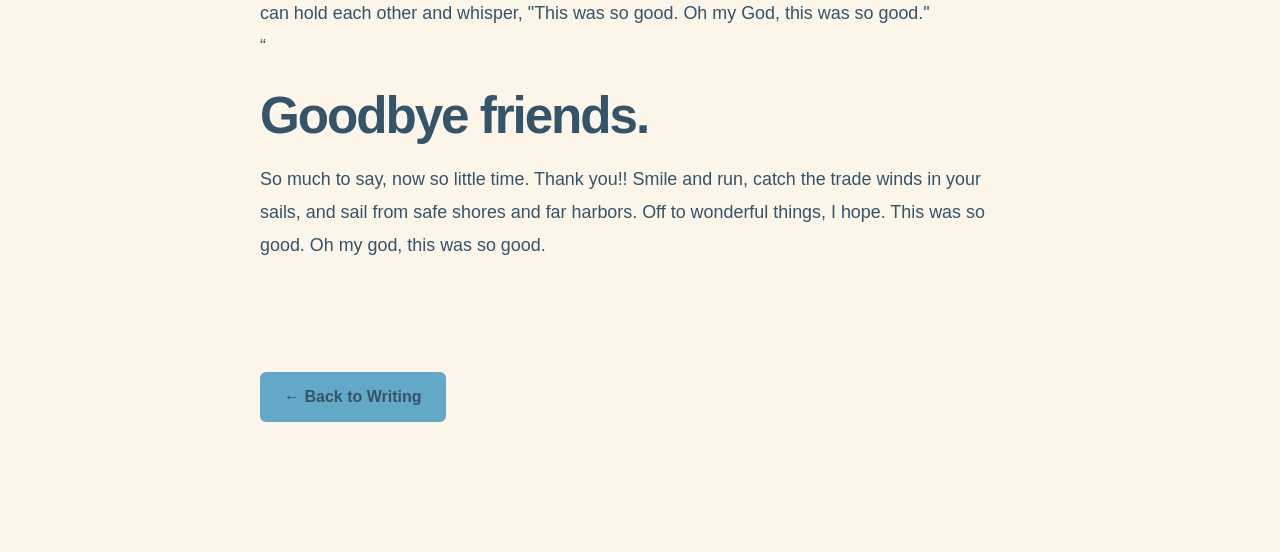
<file: writing/highschool-grad-letter.html>
<!DOCTYPE html>
<html lang="en">
<head>
    <meta charset="UTF-8">

    <meta
        name="viewport"
        content="width=device-width, initial-scale=1.0"
    >

    <!-- Replace this description for each article -->
    <meta
        name="Highschool Graduation Letter"
        content="I gave this letter to my graduating class, written for them all."
    >

    <!-- Replace the article title -->
    <title>End Of Year | James Obergh</title>

    <!-- ../ moves out of the writing folder -->
    <link rel="stylesheet" href="../styles.css?v=8">
    <script src="../script.js?v=8" defer></script>
</head>

<body>

    <!-- Shared site navigation -->
    <header class="site-header">
        <a class="logo" href="../index.html">
            James Obergh
        </a>

        <nav>
            <a href="../projects.html">Projects</a>
            <a href="../writing.html">Writing</a>
            <a href="../about.html">About</a>
            <a href="../contact.html">Contact</a>
        </nav>
    </header>


    <!-- Site-wide watermark -->
    <div class="floating-name" aria-hidden="true">
        <span class="first-name">James</span>
        <span class="last-name">Obergh</span>
    </div>


    <main class="article-page">

        <!-- =====================================================
             ARTICLE HEADER
             Replace the category, title, description, and date.
             ===================================================== -->

        <header class="article-header">
            <a class="article-back-link" href="../writing.html">
                ← All writing
            </a>

            <p class="eyebrow">
                Article category
            </p>

            <h1>
                End Of Year Letter
            </h1>

            <p class="article-subtitle">
                I gave this letter to my graduating class, written for them all.
            </p>

            <div class="article-details">
                <span>By James Obergh</span>

                <time datetime="2026-07-29">
                    May, 2024
                </time>

                <span>5 minute read</span>
            </div>
        </header>


        <!-- =====================================================
             ARTICLE BODY
             Duplicate sections as needed.
             ===================================================== -->

        <article class="article-body">

            <section>
                <h2>Introduction</h2>

                <p>
                    High school is over; slipped between fingers and dropped in grates, like old quarters and dimes. There is so much to do! Lives to make! People to become! 

                </p>

                <p>
                    Thank you for walking with me along our individual journeys. PCA was fun and free. There will always be a part of me that wishes I spoke more or connected more, but I think it’ll be alright. This was so good. Thank you all.

                    I want to leave you some final words—though before that, here is some of my contact information in case you wish to reconnect or talk! I trust you guys!
                </p>
            </section>

            <section>
                <h3>Contact</h3>

                <p>
                    Insta: jamothyjame <br>
                    Discord: Purpll <br>
                    Phone #: (602)558-7114 <br>

                </p>

            </section>      

            <section>
                
                <h4>
                   For my final high school goodbye, I leave you with a poem from Lain Thomas, “The Light That Shines When Things End.”
                </h4>
         
                <p>
“ <br>
I hope that in the future they invent a small golden light that follows you everywhere and when something is about to end, it shines brightly so you know it's about to end.
And if you're never going to see someone again, it'll shine brightly and both of you can be polite and say, "It was nice to have you in my life while I did, good luck with everything that happens after now."
And maybe if you're never going to eat at the same restaurant again, it'll shine and you can order everything off the menu you've never tried. Maybe, if someone's about to buy your car, the light will shine and you can take it for one last spin.
Maybe, if you're with a group of friends who'll never be together again, all your lights will shine at the same time and you'll know, and then you can hold each other and whisper, 
"This was so good. Oh my God, this was so good." <br>
“

                </p>

            <section>
                <h2>Goodbye friends.</h2>

                <p>
                  So much to say, now so little time.
                  Thank you!! Smile and run, catch the trade winds in your sails, and sail from safe shores and far harbors. 
                  Off to wonderful things, I hope. This was so good. Oh my god, this was so good.
                </p>
            </section>

        </article>


        <!-- Article navigation -->
        <footer class="article-footer">
            <a class="button" href="../writing.html">
                ← Back to Writing
            </a>
        </footer>

    </main>

</body>
</html>
</file>
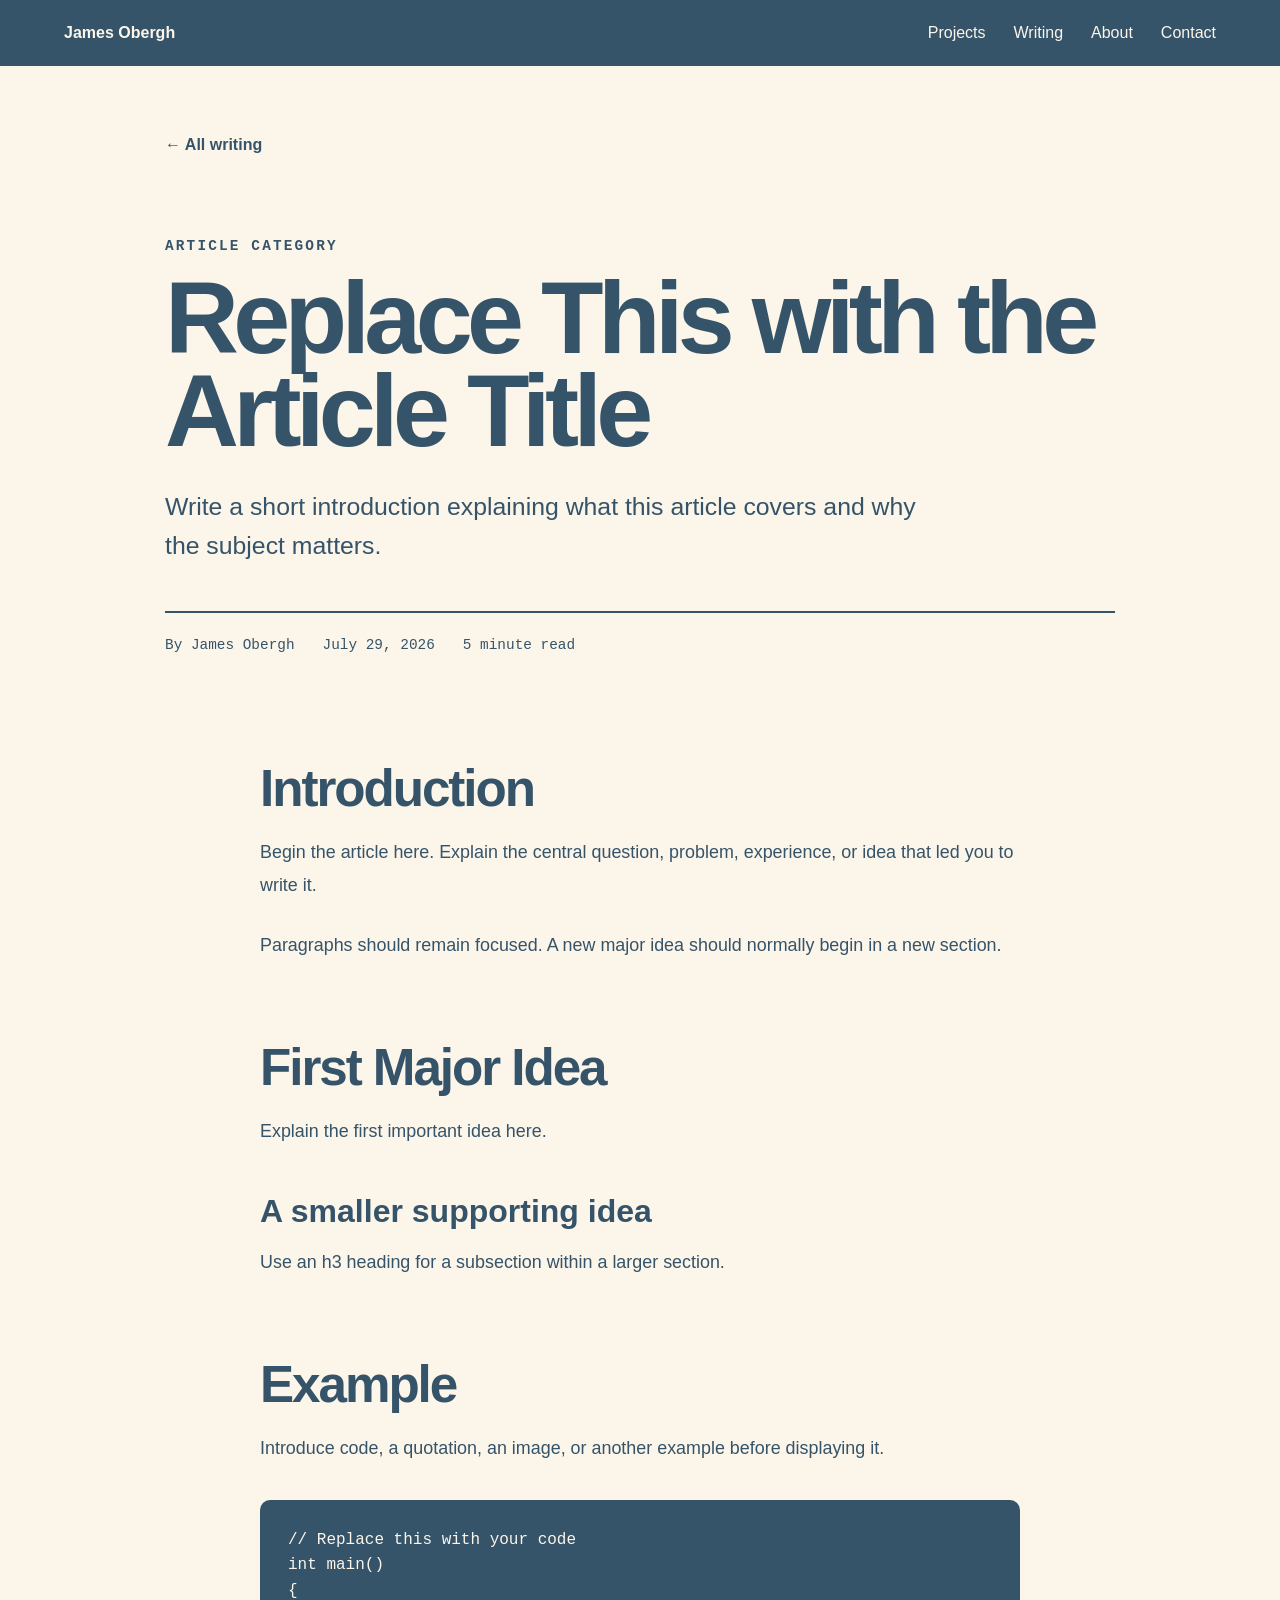
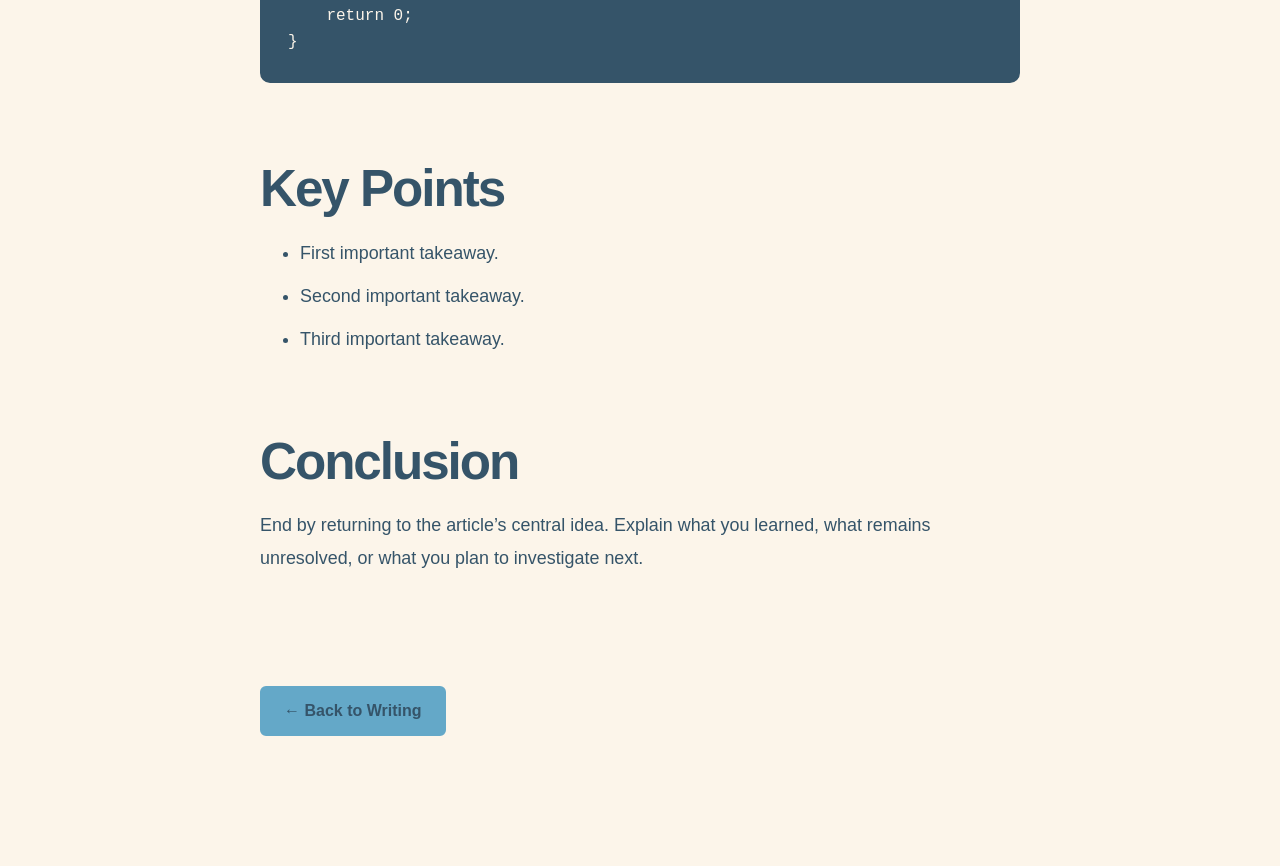
<file: writing/template.html>
<!DOCTYPE html>
<html lang="en">
<head>
    <meta charset="UTF-8">

    <meta
        name="viewport"
        content="width=device-width, initial-scale=1.0"
    >

    <!-- Replace this description for each article -->
    <meta
        name="description"
        content="A short description of this article."
    >

    <!-- Replace the article title -->
    <title>Article Title | James Obergh</title>

    <!-- ../ moves out of the writing folder -->
    <link rel="stylesheet" href="../styles.css?v=8">
    <script src="../script.js?v=8" defer></script>
</head>

<body>

    <!-- Shared site navigation -->
    <header class="site-header">
        <a class="logo" href="../index.html">
            James Obergh
        </a>

        <nav>
            <a href="../projects.html">Projects</a>
            <a href="../writing.html">Writing</a>
            <a href="../about.html">About</a>
            <a href="../contact.html">Contact</a>
        </nav>
    </header>


    <!-- Site-wide watermark -->
    <div class="floating-name" aria-hidden="true">
        <span class="first-name">James</span>
        <span class="last-name">Obergh</span>
    </div>


    <main class="article-page">

        <!-- =====================================================
             ARTICLE HEADER
             Replace the category, title, description, and date.
             ===================================================== -->

        <header class="article-header">
            <a class="article-back-link" href="../writing.html">
                ← All writing
            </a>

            <p class="eyebrow">
                Article category
            </p>

            <h1>
                Replace This with the Article Title
            </h1>

            <p class="article-subtitle">
                Write a short introduction explaining what this
                article covers and why the subject matters.
            </p>

            <div class="article-details">
                <span>By James Obergh</span>

                <time datetime="2026-07-29">
                    July 29, 2026
                </time>

                <span>5 minute read</span>
            </div>
        </header>


        <!-- =====================================================
             ARTICLE BODY
             Duplicate sections as needed.
             ===================================================== -->

        <article class="article-body">

            <section>
                <h2>Introduction</h2>

                <p>
                    Begin the article here. Explain the central question,
                    problem, experience, or idea that led you to write it.
                </p>

                <p>
                    Paragraphs should remain focused. A new major idea
                    should normally begin in a new section.
                </p>
            </section>


            <section>
                <h2>First Major Idea</h2>

                <p>
                    Explain the first important idea here.
                </p>

                <h3>A smaller supporting idea</h3>

                <p>
                    Use an h3 heading for a subsection within a larger
                    section.
                </p>
            </section>


            <section>
                <h2>Example</h2>

                <p>
                    Introduce code, a quotation, an image, or another
                    example before displaying it.
                </p>

                <!-- Code example -->
                <pre><code>// Replace this with your code
int main()
{
    return 0;
}</code></pre>
            </section>


            <section>
                <h2>Key Points</h2>

                <ul>
                    <li>First important takeaway.</li>
                    <li>Second important takeaway.</li>
                    <li>Third important takeaway.</li>
                </ul>
            </section>


            <section>
                <h2>Conclusion</h2>

                <p>
                    End by returning to the article’s central idea.
                    Explain what you learned, what remains unresolved,
                    or what you plan to investigate next.
                </p>
            </section>

        </article>


        <!-- Article navigation -->
        <footer class="article-footer">
            <a class="button" href="../writing.html">
                ← Back to Writing
            </a>
        </footer>

    </main>

</body>
</html>
</file>
<file: styles.css>
/* =========================================================
   COLOR PALETTE AND DESIGN VARIABLES
   ========================================================= */

:root {
    /* Colors taken from your coastal palette */
    --cream: #FCF5EA;
    --pink: #F1CED3;
    --navy: #355469;
    --blue: #64A8C8;
    --sky: #ABCFE0;
    --lavender: #E7E4F3;

    /*
       Semantic variables describe how colors are used.

       This makes it easier to change the design later.
       For example, changing --background changes every
       element that uses var(--background).
    */
    --background: var(--navy);
    --surface: var(--sky);
    --text: var(--cream);
    --text-dark: var(--navy);
    --accent: var(--blue);
    --highlight: var(--pink);
    --paper: var(--lavender);
    --card: var(--cream);
}


/* =========================================================
   GLOBAL PAGE SETTINGS
   ========================================================= */

/*
   Apply border-box sizing to every element.

   With border-box, padding and borders are included
   inside the element's declared width and height.
*/
* {
    box-sizing: border-box;
}


/*
   Smoothly animate movement when following links
   such as href="#projects".
*/
html {
    scroll-behavior: smooth;
}


/* Main page styling */
body {
    /* Remove the browser's default outer spacing */
    margin: 0;

    /* Make the page at least as tall as the screen */
    min-height: 100vh;

    /*
       Prevent horizontally overflowing objects,
       such as the large floating name, from creating
       a horizontal scrollbar.
    */
    overflow-x: hidden;

    background: var(--background);
    color: var(--text);

    /*
       The browser tries Arial first.
       If Arial is unavailable, it tries Helvetica,
       followed by the default sans-serif font.
    */
    font-family: Arial, Helvetica, sans-serif;
}


/* =========================================================
   SITE HEADER AND NAVIGATION
   ========================================================= */

.site-header {
    /*
       Keep the header in the normal page layout while
       allowing z-index to control its stacking order.
    */
    position: relative;
    z-index: 10;

    /*
       Place the logo and navigation beside each other.
    */
    display: flex;

    /*
       Push the logo to the left and navigation to the right.
    */
    justify-content: space-between;

    /* Vertically align the logo and navigation */
    align-items: center;

    /*
       Use 90% of the viewport width, but never exceed 1200px.
    */
    width: min(1200px, 90%);

    /*
       0 gives no top/bottom margin.
       auto centers the header horizontally.
    */
    margin: 0 auto;

    /* Add 24px of space above and below the header contents */
    padding: 24px 0;
}


/* Website name shown in the upper-left corner */
.logo {
    color: var(--cream);
    font-weight: 700;
    text-decoration: none;
}


/* Navigation link container */
nav {
    display: flex;

    /* Place 28px between each navigation link */
    gap: 28px;
}


/* Individual navigation links */
nav a {
    color: var(--cream);
    text-decoration: none;

    /*
       Animate color and movement instead of changing
       them instantly.
    */
    transition:
        color 180ms ease,
        transform 180ms ease;
}


/* Navigation link behavior when hovered */
nav a:hover {
    color: var(--pink);

    /* Move the link upward by 2px */
    transform: translateY(-2px);
}


/* =========================================================
   HERO SECTION
   ========================================================= */

.hero {
    /*
       Create a positioning context for objects inside
       the hero section.
    */
    position: relative;

    /*
       Creates an isolated stacking context so hero layers
       do not unexpectedly overlap elements outside the hero.
    */
    isolation: isolate;

    overflow: visible;

    /*
       Build a two-column layout:
       left side = introduction
       right side = large floating name
    */
    display: flex;

    /*
       The first column receives slightly more space.

       minmax(0, 1.25fr):
       Can shrink to zero and receives 1.25 shares.

       minmax(340px, 0.6fr):
       Stays at least 340px wide and receives 0.6 shares.
    */
   
    grid-template-columns: minmax(0, 1.25fr) minmax(320px, 0.75fr);

    /* Vertically center the two columns */
    align-items: center;

    /* Space between the columns */
    gap: 40px;

    /* Match the width and alignment of the header */
    width: min(1200px, 90%);
    margin: 0 auto;

    /*
       svh means "small viewport height."

       The hero fills approximately one screen,
       minus space used by the header.
    */
    min-height: calc(100svh - 80px);
}


/* Contains the eyebrow, heading, description, and buttons */
.hero-content {
    position: relative;

    /*
       Place the content above the decorative floating name.
    */
    z-index: 2;

    /*
       Prevent the content from becoming excessively wide
       on large monitors.
    */
    max-width: 780px;
}


/*
   Small uppercase category-style text, such as:

   ENGINEER · PROGRAMMER · BUILDER
*/
.eyebrow {
    color: var(--sky);

    font-family: monospace;
    font-size: 0.9rem;
    font-weight: 700;

    /* Increase spacing between letters */
    letter-spacing: 0.15em;

    /* Display the text in uppercase */
    text-transform: uppercase;
}


/*
   Override the normal eyebrow color only when an eyebrow
   is inside the projects section.

   The darker color is more readable against the light
   projects background.
*/
.projects .eyebrow {
    color: var(--navy);
}


/* Main hero heading */
.hero h1 {
    /*
       Top margin: 18px
       Left/right margin: 0
       Bottom margin: 24px
    */
    margin: 18px 0 24px;

    /*
       Responsive font size:

       Minimum: 3.5rem
       Preferred: 5.4% of viewport width
       Maximum: 6rem
    */
    font-size: clamp(3.5rem, 5.4vw, 6rem);

    /*
       Tight line spacing makes the large heading
       feel more compact.
    */
    line-height: 0.95;

    /*
       Slight negative letter spacing pulls large
       letters closer together.
    */
    letter-spacing: -0.045em;
}


/* Paragraph beneath the main heading */
.hero-description {
    max-width: 620px;
    font-size: 1.15rem;

    /* Add comfortable vertical spacing between text lines */
    line-height: 1.6;
}


/* Container holding both hero buttons */
.buttons {
    display: flex;
    gap: 14px;
    margin-top: 30px;
}


/* =========================================================
   BUTTONS
   ========================================================= */

.button {
    /*
       Inline-block allows the link to behave like an
       inline element while accepting padding and sizing.
    */
    display: inline-block;

    padding: 14px 22px;

    border: 2px solid var(--blue);
    border-radius: 6px;

    background: var(--blue);
    color: var(--navy);

    font-weight: 700;
    text-decoration: none;

    /*
       Smoothly animate all button states that change
       during hover.
    */
    transition:
        background 180ms ease,
        border-color 180ms ease,
        color 180ms ease,
        transform 180ms ease,
        box-shadow 180ms ease;
}


/*
   Secondary button variation.

   It keeps the normal button dimensions but has
   a transparent background.
*/
.button.secondary {
    border-color: var(--cream);

    background: transparent;
    color: var(--cream);
}


/* Hover behavior for primary and secondary buttons */
.button:hover {
    /* Move the button upward */
    transform: translateY(-4px);

    background: var(--pink);
    border-color: var(--pink);

    /*
       Add a solid offset shadow:
       6px right, 6px down, no blur.
    */
    box-shadow: 6px 6px 0 var(--sky);
}


/* Additional hover behavior specific to the secondary button */
.button.secondary:hover {
    background: var(--lavender);
    border-color: var(--lavender);
    color: var(--navy);
}


/*
   Keyboard accessibility.

   focus-visible normally appears when a visitor navigates
   using Tab rather than clicking with the mouse.
*/
.button:focus-visible,
nav a:focus-visible,
.logo:focus-visible {
    outline: 3px solid var(--pink);

    /* Move the outline away from the element by 4px */
    outline-offset: 4px;
}


/* =========================================================
   INTERACTIVE FLOATING NAME
   ========================================================= */

/* Large decorative name fixed to the viewport as a watermark */
.floating-name {
    position: fixed;

    /* Anchor the watermark to the bottom-right of the screen */
    right: clamp(0.5rem, 3vw, 2.5rem);
   bottom: clamp(1rem, 5vh, 4rem);


    /*
       Keep it behind important content but still visible
       across the page.
    */
    z-index: 1;

    font-size: clamp(5rem, 9vw, 9rem);
    font-weight: 900;
    line-height: 0.68;
    letter-spacing: -0.06em;
    text-align: right;

    color: rgba(231, 228, 243, 0.24);
   opacity: 0.24;
   

    pointer-events: none;
    user-select: none;

    transition:
        transform 180ms ease-out,
        opacity 180ms ease;
}


/*
   Display each name as its own line.

   Without display: block, both spans would normally
   appear beside each other.
*/
.floating-name span {
    display: block;
}


/*
   JavaScript moves James and Obergh independently.

   This makes each movement transition smoothly.
*/
.first-name,
.last-name {
    transition: transform 180ms ease-out;
}


/* =========================================================
   PROJECTS SECTION
   ========================================================= */

.projects {
    /* Make the projects section at least one screen tall */
    min-height: 100vh;

    /*
       100px top/bottom padding.
       5% left/right padding.
    */
    padding: 100px 5%;

    background: var(--sky);
    color: var(--navy);
}


/* Centers the project content and limits its width */
.projects-inner {
    width: min(1200px, 100%);
    margin: 0 auto;
}


/* Grid holding all project cards */
.project-grid {
    display: grid;

    /*
       Create three equal-width columns.
    */
    grid-template-columns: repeat(3, 1fr);

    /* Space between cards */
    gap: 24px;
}


/* Individual project card */
.project-card {
    min-height: 260px;
    padding: 28px;

    border: 2px solid var(--navy);
    border-radius: 10px;

    background: var(--cream);
    color: var(--navy);

    /*
       Smooth the card's movement, color, and shadow.
    */
    transition:
        transform 200ms ease,
        background 200ms ease,
        box-shadow 200ms ease;
}

/*
   Make the entire project card clickable without
   displaying the normal anchor underline or color.
*/
.project-card-link {
    display: block;

    color: inherit;
    text-decoration: none;
}


/*
   Give the card content a vertical layout so the
   "View project" text can remain near the bottom.
*/
.project-card {
    display: flex;
    flex-direction: column;

    min-height: 280px;
    padding: 28px;

    border: 2px solid var(--navy);
    border-radius: 10px;

    background: var(--cream);
    color: var(--navy);

    transition:
        transform 200ms ease,
        background 200ms ease,
        box-shadow 200ms ease;
}


/*
   Push the final link label toward the bottom
   of the card.
*/
.project-link-text {
    margin-top: auto;
    padding-top: 28px;

    font-weight: 700;
}


/*
   Move and recolor a project card when the link
   containing it is hovered.
*/
.project-card-link:hover .project-card {
    transform: translate(-6px, -6px);

    background: var(--lavender);
    box-shadow: 10px 10px 0 var(--pink);
}


/*
   Provide visible keyboard focus for people
   navigating with the Tab key.
*/
.project-card-link:focus-visible {
    outline: 3px solid var(--pink);
    outline-offset: 6px;
}


/*
   Give the final "All Projects" card a slightly
   different starting color.
*/
.project-card-more {
    background: var(--pink);
}


/* =========================================================
   MOBILE AND TABLET LAYOUT
   ========================================================= */

/*
   Apply these rules only when the viewport is
   900px wide or narrower.
*/

/* =========================================================
   COMPLETE PROJECTS PAGE
   ========================================================= */

.projects-page {
    min-height: 100vh;
    padding: 80px 5% 120px;

    background: var(--sky);
    color: var(--navy);
}

/* =========================================================
   FEATURED WRITING — HOMEPAGE
   ========================================================= */

/*
   Featured Writing reuses the Projects layout, grid,
   cards, hover effects, and typography.

   Only the section background and final card color differ.
*/
.featured-writing {
    background: var(--lavender);
}


/*
   The general eyebrow color is pale, so override it
   inside this light-colored section.
*/
.featured-writing .eyebrow {
    color: var(--navy);
}


/*
   Give the final All Writing card its own palette color.
*/
.writing-card-more {
    background: var(--pink);
}


/*
   Make sure the section stays above the fixed watermark.
*/
.featured-writing {
    position: relative;
    z-index: 2;
}

/*
   Introductory heading at the top of Projects,
   About, Writing, and similar pages.
*/
.page-heading {
    width: min(1200px, 100%);
    margin: 0 auto 100px;
}


.page-heading h1 {
    margin: 12px 0;

    font-size: clamp(4rem, 10vw, 9rem);
    line-height: 0.9;
    letter-spacing: -0.055em;
}


.page-heading p:not(.eyebrow) {
    max-width: 650px;

    font-size: 1.2rem;
    line-height: 1.6;
}


/*
   Each category gets its own separated section.
*/
.project-category {
    width: min(1200px, 100%);
    margin: 0 auto 110px;
}


.project-category h2 {
    margin-top: 10px;

    font-size: clamp(2rem, 4vw, 4rem);
    letter-spacing: -0.035em;
}


.projects-page .eyebrow {
    color: var(--navy);
}

/* =========================================================
   INDIVIDUAL PROJECT PAGES
   ========================================================= */

.project-page {
    min-height: 100vh;
    padding: 70px 5% 120px;

    background: var(--cream);
    color: var(--navy);
}


.project-hero {
    width: min(1000px, 100%);
    margin: 0 auto 100px;
}


.project-hero .eyebrow {
    color: var(--navy);
}


.project-hero h1 {
    max-width: 900px;
    margin: 16px 0 28px;

    font-size: clamp(4rem, 9vw, 8rem);
    line-height: 0.9;
    letter-spacing: -0.055em;
}


.project-summary {
    max-width: 750px;

    font-size: clamp(1.2rem, 2vw, 1.6rem);
    line-height: 1.55;
}


.project-meta {
    display: flex;
    flex-wrap: wrap;
    gap: 12px 28px;

    margin-top: 40px;
    padding-top: 24px;

    border-top: 2px solid var(--navy);

    font-family: monospace;
    font-size: 0.9rem;
}


.project-body {
    width: min(780px, 100%);
    margin: 0 auto;
}


.project-body section {
    margin-bottom: 80px;
}


.project-body h2 {
    margin-bottom: 18px;

    font-size: clamp(2rem, 4vw, 3.2rem);
    letter-spacing: -0.035em;
}


.project-body p,
.project-body li {
    font-size: 1.1rem;
    line-height: 1.8;
}


.project-body pre {
    overflow-x: auto;

    padding: 24px;
    margin: 32px 0;

    border: 2px solid var(--navy);
    border-radius: 8px;

    background: var(--navy);
    color: var(--cream);
}


.project-body code {
    font-family:
        Consolas,
        "Courier New",
        monospace;
}


.project-footer {
    width: min(780px, 100%);
    margin: 100px auto 0;
}

/* =========================================================
   WRITING INDEX PAGE
   ========================================================= */

/*
   Light background for the complete Writing page.
*/
.writing-page {
    position: relative;
    z-index: 2;

    min-height: 100vh;
    padding: 80px 5% 120px;

    background: var(--sky);
    color: var(--navy);
}


/*
   Introductory heading at the top of the page.
*/
.writing-heading {
    width: min(1200px, 100%);
    margin: 0 auto 110px;
}


.writing-heading h1 {
    margin: 12px 0 24px;

    font-size: clamp(4.5rem, 11vw, 10rem);
    line-height: 0.84;
    letter-spacing: -0.06em;
}


.writing-introduction {
    max-width: 680px;

    font-size: clamp(1.15rem, 2vw, 1.4rem);
    line-height: 1.65;
}


/*
   One category of writing, such as Technical Explanations.
*/
.writing-category {
    width: min(1200px, 100%);
    margin: 0 auto 120px;
}


.writing-category h2 {
    margin: 10px 0 38px;

    font-size: clamp(2.4rem, 5vw, 4.5rem);
    line-height: 1;
    letter-spacing: -0.04em;
}


/*
   Dark eyebrow text is more readable against the light page.
*/
.writing-page .eyebrow {
    color: var(--navy);
}


/*
   Responsive article-card layout.
*/
.writing-grid {
    display: grid;

    grid-template-columns:
        repeat(auto-fit, minmax(300px, 1fr));

    gap: 26px;
}


/*
   Complete clickable article card.
*/
.writing-card {
    display: flex;

    min-height: 340px;
    padding: 32px;

    border: 2px solid var(--navy);
    border-radius: 12px;

    background: var(--cream);
    color: var(--navy);
    text-decoration: none;

    transition:
        transform 200ms ease,
        background 200ms ease,
        box-shadow 200ms ease;
}


/*
   Make the article inside the link fill the card.
*/
.writing-card article {
    display: flex;
    flex-direction: column;

    width: 100%;
}


/*
   Move linked cards when hovered.
*/
a.writing-card:hover {
    transform: translate(-6px, -6px);

    background: var(--lavender);
    box-shadow: 10px 10px 0 var(--pink);
}


/*
   Date and category row.
*/
.writing-card-meta {
    display: flex;
    justify-content: space-between;
    gap: 20px;

    margin-bottom: 34px;

    font-family: monospace;
    font-size: 0.8rem;
    font-weight: 700;
    letter-spacing: 0.08em;
    text-transform: uppercase;
}


/*
   Article title.
*/
.writing-card h3 {
    margin: 0 0 22px;

    font-size: clamp(1.7rem, 3vw, 2.5rem);
    line-height: 1.05;
    letter-spacing: -0.035em;
}


/*
   Article description.
*/
.writing-card p {
    margin: 0;

    font-size: 1.05rem;
    line-height: 1.65;
}


/*
   Keep the Read article link at the card's bottom.
*/
.writing-card-action {
    margin-top: auto;
    padding-top: 36px;

    font-weight: 700;
}


/*
   Visible outline for keyboard navigation.
*/
.writing-card:focus-visible {
    outline: 3px solid var(--pink);
    outline-offset: 6px;
}


/*
   Non-clickable placeholder card.
*/
.writing-card-placeholder {
    flex-direction: column;

    background: var(--pink);
}

/* =========================================================
   INDIVIDUAL ARTICLE PAGE
   ========================================================= */

.article-page {
    position: relative;
    z-index: 2;

    min-height: 100vh;
    padding: 70px 5% 130px;

    background: var(--cream);
    color: var(--navy);
}


/*
   Article title and introductory information.
*/
.article-header {
    width: min(950px, 100%);
    margin: 0 auto 110px;
}


.article-back-link {
    display: inline-block;
    margin-bottom: 70px;

    color: var(--navy);
    font-weight: 700;
    text-decoration: none;
}


.article-back-link:hover {
    text-decoration: underline;
}


.article-header .eyebrow {
    color: var(--navy);
}


.article-header h1 {
    max-width: 950px;
    margin: 18px 0 30px;

    font-size: clamp(3.8rem, 8vw, 7.5rem);
    line-height: 0.9;
    letter-spacing: -0.055em;
}


.article-subtitle {
    max-width: 760px;

    font-size: clamp(1.2rem, 2vw, 1.55rem);
    line-height: 1.6;
}


/*
   Author, date, and reading-time information.
*/
.article-details {
    display: flex;
    flex-wrap: wrap;
    gap: 12px 28px;

    margin-top: 45px;
    padding-top: 24px;

    border-top: 2px solid var(--navy);

    font-family: monospace;
    font-size: 0.9rem;
}


/*
   Keep article text at a comfortable reading width.
*/
.article-body {
    width: min(760px, 100%);
    margin: 0 auto;
}


/*
   Space between major sections.
*/
.article-body section {
    margin-bottom: 80px;
}


.article-body h2 {
    margin: 0 0 22px;

    font-size: clamp(2.1rem, 4vw, 3.4rem);
    line-height: 1;
    letter-spacing: -0.04em;
}


.article-body h3 {
    margin: 45px 0 16px;

    font-size: clamp(1.4rem, 3vw, 2rem);
}


.article-body p,
.article-body li {
    font-size: 1.12rem;
    line-height: 1.85;
}


.article-body p {
    margin: 0 0 26px;
}


.article-body li {
    margin-bottom: 10px;
}


/*
   Code block styling.
*/
.article-body pre {
    overflow-x: auto;

    margin: 34px 0;
    padding: 26px;

    border: 2px solid var(--navy);
    border-radius: 10px;

    background: var(--navy);
    color: var(--cream);
}


.article-body code {
    font-family:
        Consolas,
        "Courier New",
        monospace;

    line-height: 1.6;
}
.article-body code {
    font-family:
        Consolas,
        "Courier New",
        monospace;

    line-height: 1.6;
}


/* =========================================================
   ARTICLE IMAGES
   ========================================================= */

.article-image {
    width: 100%;
    margin: 34px 0;
}

.article-image img {
    display: block;
    width: 100%;
    max-width: 100%;
    height: auto;

    border: 2px solid var(--navy);
    border-radius: 10px;
}

.article-image figcaption {
    margin-top: 10px;

    font-family: monospace;
    font-size: 0.85rem;
    line-height: 1.5;
}


/* Footer beneath an article */
.article-footer {
    width: min(760px, 100%);
    margin: 110px auto 0;
}

/*
   Footer beneath an article.
*/
.article-footer {
    width: min(760px, 100%);
    margin: 110px auto 0;
}

/*
   Make every image inside an article responsive.
   The image may shrink, but it will not exceed
   the width of the article body.
*/
.article-body img {
    display: block;

    width: 100%;
    max-width: 100%;
    height: auto;

    margin: 34px 0;

    border: 2px solid var(--navy);
    border-radius: 10px;
}

/* Responsive embedded video */
.video-embed {
    width: 100%;
    margin: 34px 0;

    /* Keeps the video at a standard 16:9 ratio */
    aspect-ratio: 16 / 9;

    overflow: hidden;
    border: 2px solid var(--navy);
    border-radius: 12px;
}

.video-embed iframe {
    display: block;
    width: 100%;
    height: 100%;
    border: 0;
}

/* =========================================================
   ARTICLE AND PROJECT IMAGES
   ========================================================= */

/*
   Container for an image and its caption.
*/
.article-image,
.project-image {
    width: 100%;
    margin: 40px 0;
}


/*
   Make images resize with the page rather than
   overflowing on narrow screens.
*/
.article-image img,
.project-image img {
    display: block;

    width: 100%;
    height: auto;

    border: 2px solid var(--navy);
    border-radius: 12px;
}


/*
   Caption displayed underneath the image.
*/
.article-image figcaption,
.project-image figcaption {
    margin-top: 12px;

    color: var(--navy);

    font-family: monospace;
    font-size: 0.9rem;
    line-height: 1.5;
}

@media (max-width: 900px) {
    /*
       Temporarily hide desktop navigation.

       Later, this can be replaced with a mobile menu button.
    */
    nav {
        display: none;
    }


    /*
       Change the desktop grid into a vertical flex layout.
    */
    .hero {
        display: flex;
        flex-direction: column;

        align-items: flex-start;
        justify-content: center;

        padding: 70px 0 40px;
    }


    /* Adjust heading size for smaller displays */
    .hero h1 {
        font-size: clamp(3.4rem, 12vw, 5.5rem);
    }


    /*
       On smaller screens, position the floating name
       behind the hero content.
    */
.floating-name {
    right: -5%;
    bottom: 3%;

    font-size: clamp(5rem, 22vw, 9rem);
    opacity: 0.10;
}


    /*
       Change project cards from three columns
       to one vertical column.
    */
    .project-grid {
        grid-template-columns: 1fr;
    }

   .writing-page {
    padding-top: 60px;
}

.writing-heading {
    margin-bottom: 80px;
}

.writing-heading h1 {
    font-size: clamp(4rem, 20vw, 7rem);
}

.writing-grid {
    grid-template-columns: 1fr;
}

.writing-card {
    min-height: 300px;
}

.writing-card-meta {
    flex-direction: column;
    gap: 6px;
}

.article-page {
    padding-top: 50px;
}

.article-back-link {
    margin-bottom: 50px;
}

.article-header {
    margin-bottom: 80px;
}

.article-header h1 {
    font-size: clamp(3.3rem, 14vw, 5.5rem);
}

.article-details {
    flex-direction: column;
}
   
}
</file>
